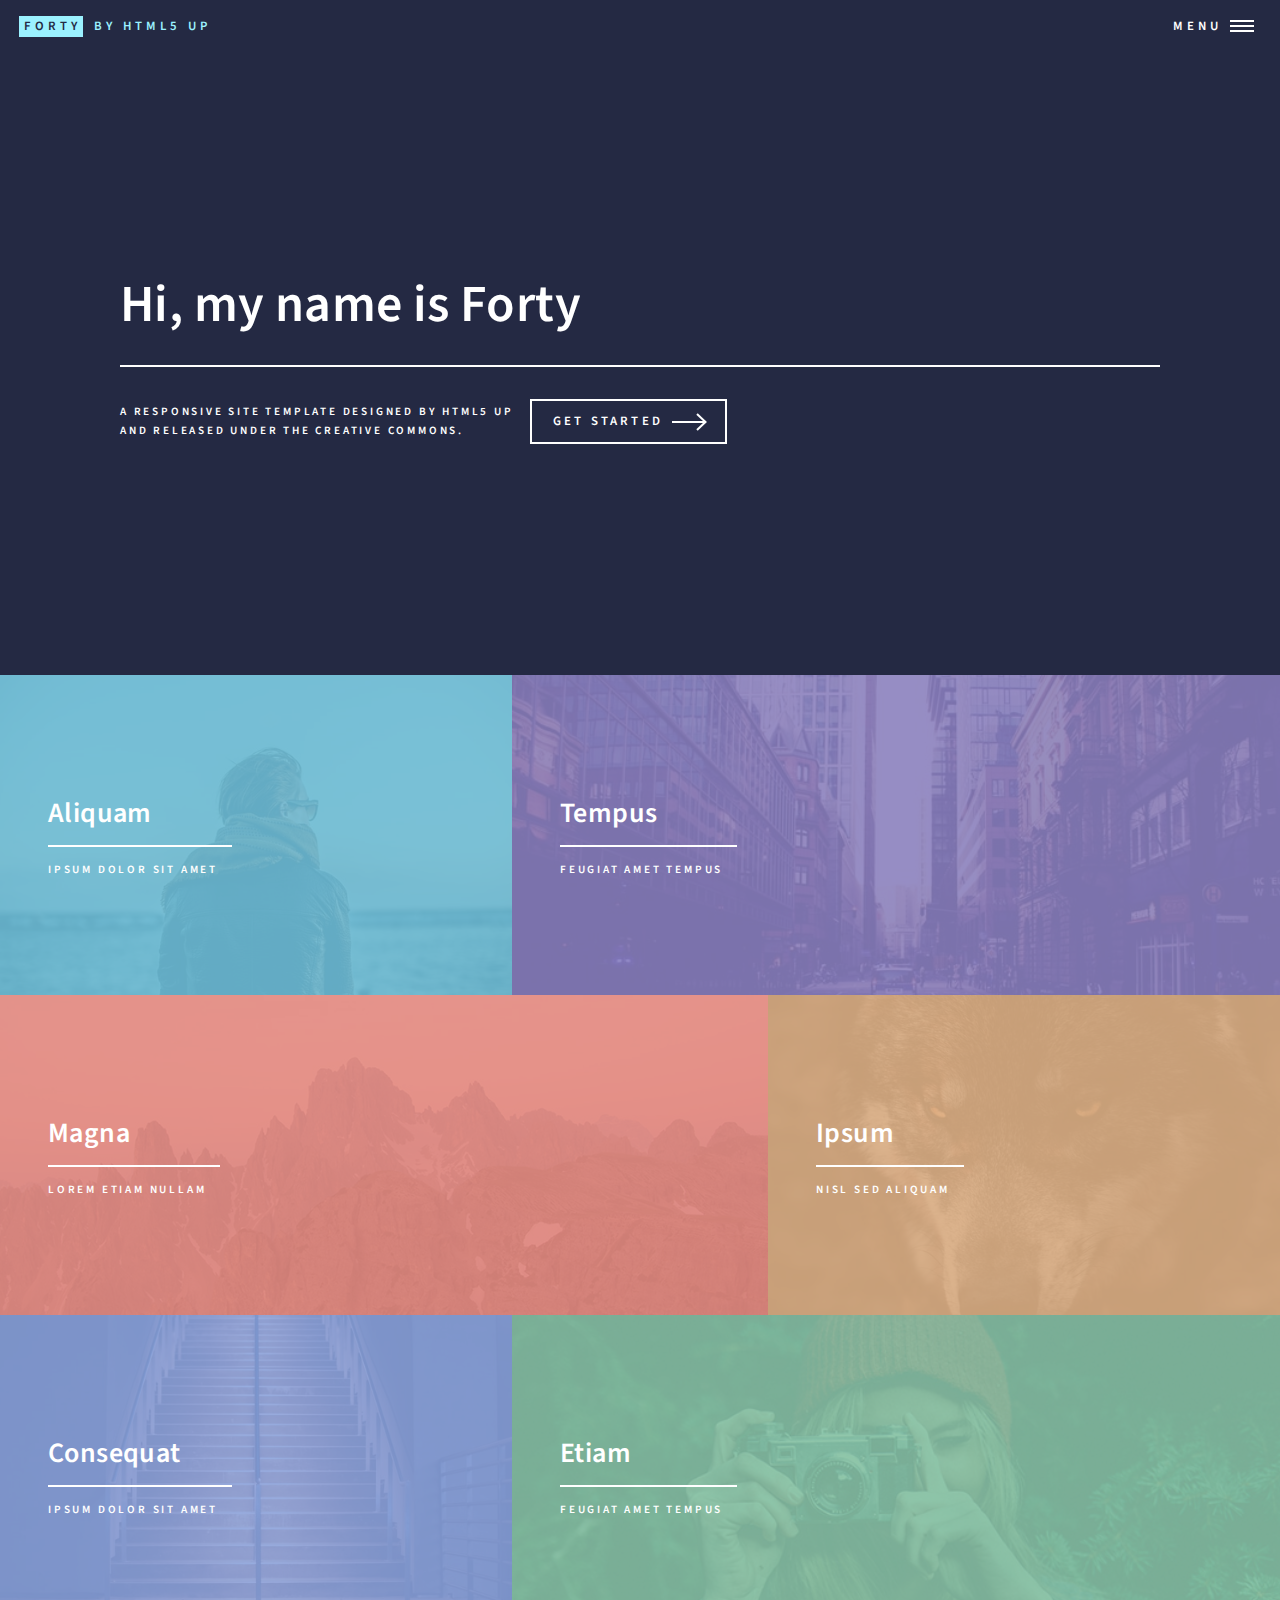
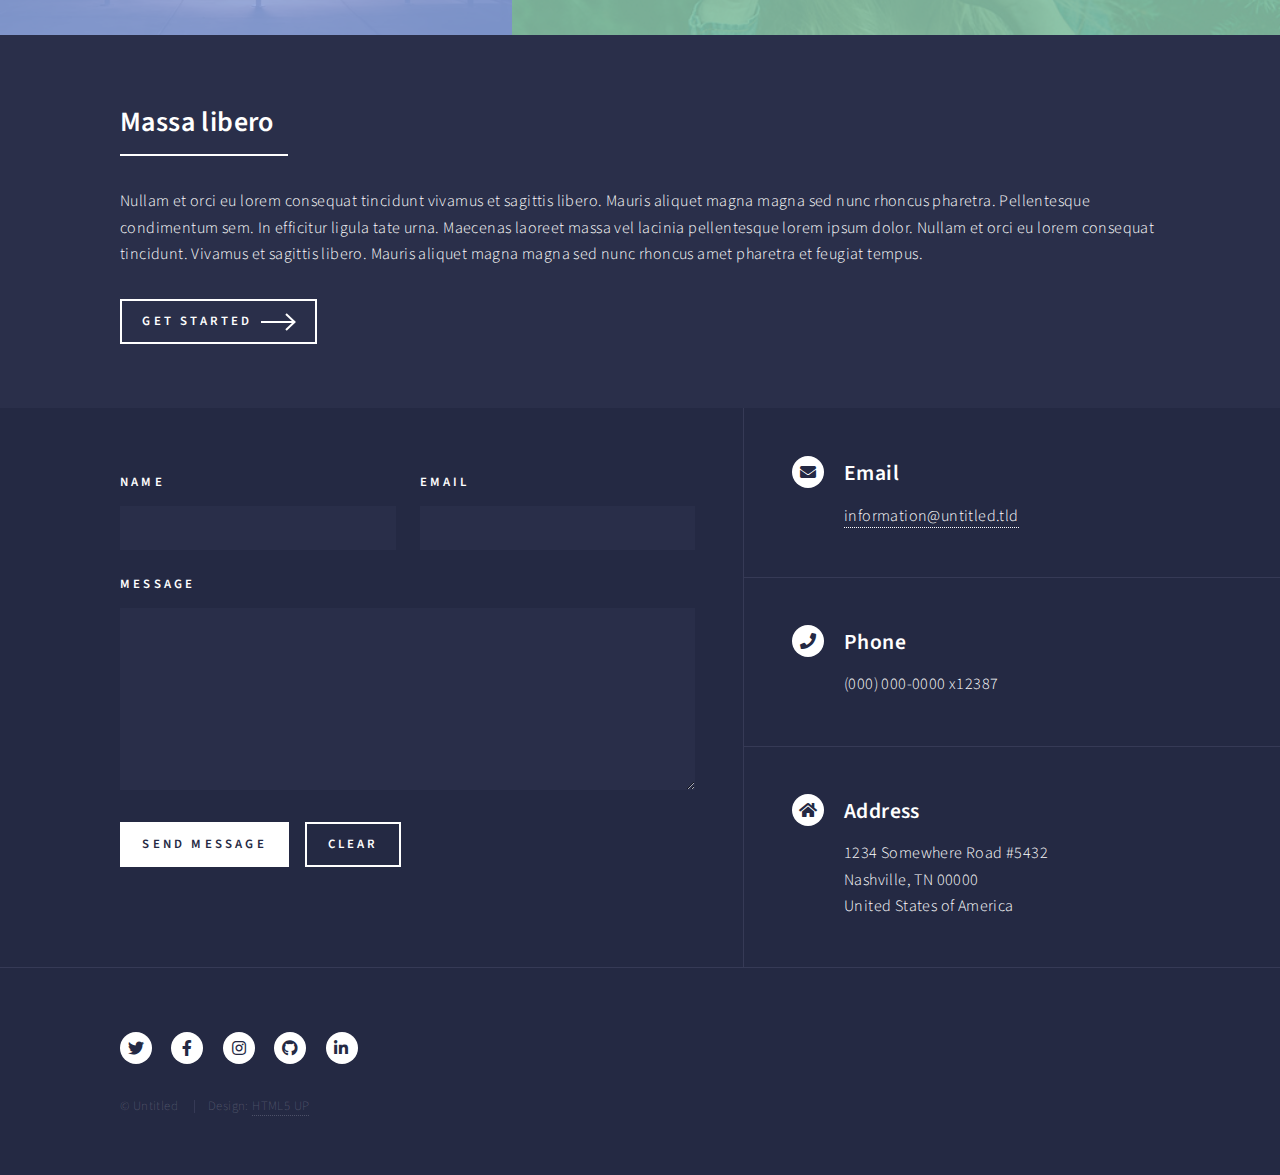
<file: index.html>
<!DOCTYPE html>
<!--
	Forty by HTML5 UP
	html5up.net | @ajlkn
	Free for personal and commercial use under the CCA 3.0 license (html5up.net/license)
-->
<html>
  <head>
    <title>Forty by HTML5 UP</title>
    <meta charset="utf-8" />
    <meta
      name="viewport"
      content="width=device-width, initial-scale=1, user-scalable=no"
    />
    <link rel="stylesheet" id="css" href="assets/css/main.css" />
    <script defer src="assets/js/lazyloadingViaCss.js"></script>
    <script defer src="assets/js/lazyloading.js"></script>
    <script defer src="assets/js/JSONGenerator.js"></script>
    <noscript
      ><link rel="stylesheet" href="assets/css/noscript.css"
    /></noscript>
    <script type="text/javascript" id="json" src="assets/js/data.json"></script>
  </head>
  <body class="is-preload">
    <!-- Wrapper -->
    <div id="wrapper">
      <!-- Header -->
      <header id="header" class="alt">
        <a href="index.html" class="logo"
          ><strong>Forty</strong> <span>by HTML5 UP</span></a
        >
        <nav>
          <a href="#menu">Menu</a>
        </nav>
      </header>

      <!-- Menu -->
      <nav id="menu">
        <ul class="links">
          <li><a href="index.html">Home</a></li>
          <li><a href="landing.html">Landing</a></li>
          <li><a href="generic.html">Generic</a></li>
          <li><a href="elements.html">Elements</a></li>
        </ul>
        <ul class="actions stacked">
          <li><a href="#" class="button primary fit">Get Started</a></li>
          <li><a href="#" class="button fit">Log In</a></li>
        </ul>
      </nav>

      <!-- Banner -->
      <section id="banner" class="major">
        <div class="inner">
          <header class="major">
            <h1>Hi, my name is Forty</h1>
          </header>
          <div class="content">
            <p>
              A responsive site template designed by HTML5 UP<br />
              and released under the Creative Commons.
            </p>
            <ul class="actions">
              <li>
                <a href="#one" class="button next scrolly">Get Started</a>
              </li>
            </ul>
          </div>
        </div>
      </section>

      <!-- Main -->
      <div id="main">
        <!-- One -->
        <section id="one" class="tiles">
          <article>
            <span class="image">
              <img src="images/pic01.jpg" alt="" />
            </span>
            <header class="major">
              <h3><a href="landing.html" class="link">Aliquam</a></h3>
              <p>Ipsum dolor sit amet</p>
            </header>
          </article>
          <article>
            <span class="image">
              <img src="images/pic02.jpg" alt="" />
            </span>
            <header class="major">
              <h3><a href="landing.html" class="link">Tempus</a></h3>
              <p>feugiat amet tempus</p>
            </header>
          </article>
          <article>
            <span class="image">
              <img src="images/pic03.jpg" alt="" />
            </span>
            <header class="major">
              <h3><a href="landing.html" class="link">Magna</a></h3>
              <p>Lorem etiam nullam</p>
            </header>
          </article>
          <article>
            <span class="image">
              <img src="images/pic04.jpg" alt="" />
            </span>
            <header class="major">
              <h3><a href="landing.html" class="link">Ipsum</a></h3>
              <p>Nisl sed aliquam</p>
            </header>
          </article>
          <article>
            <span class="image">
              <img src="images/pic05.jpg" alt="" />
            </span>
            <header class="major">
              <h3><a href="landing.html" class="link">Consequat</a></h3>
              <p>Ipsum dolor sit amet</p>
            </header>
          </article>
          <article>
            <span class="image">
              <img src="images/pic06.jpg" alt="" />
            </span>
            <header class="major">
              <h3><a href="landing.html" class="link">Etiam</a></h3>
              <p>Feugiat amet tempus</p>
            </header>
          </article>
        </section>

        <!-- Two -->
        <section id="two">
          <div class="inner">
            <header class="major">
              <h2>Massa libero</h2>
            </header>
            <p>
              Nullam et orci eu lorem consequat tincidunt vivamus et sagittis
              libero. Mauris aliquet magna magna sed nunc rhoncus pharetra.
              Pellentesque condimentum sem. In efficitur ligula tate urna.
              Maecenas laoreet massa vel lacinia pellentesque lorem ipsum dolor.
              Nullam et orci eu lorem consequat tincidunt. Vivamus et sagittis
              libero. Mauris aliquet magna magna sed nunc rhoncus amet pharetra
              et feugiat tempus.
            </p>
            <ul class="actions">
              <li>
                <a href="landing.html" class="button next">Get Started</a>
              </li>
            </ul>
          </div>
        </section>
      </div>

      <!-- Contact -->
      <section id="contact">
        <div class="inner">
          <section>
            <form method="post" action="#">
              <div class="fields">
                <div class="field half">
                  <label for="name">Name</label>
                  <input type="text" name="name" id="name" />
                </div>
                <div class="field half">
                  <label for="email">Email</label>
                  <input type="text" name="email" id="email" />
                </div>
                <div class="field">
                  <label for="message">Message</label>
                  <textarea name="message" id="message" rows="6"></textarea>
                </div>
              </div>
              <ul class="actions">
                <li>
                  <input type="submit" value="Send Message" class="primary" />
                </li>
                <li><input type="reset" value="Clear" /></li>
              </ul>
            </form>
          </section>
          <section class="split">
            <section>
              <div class="contact-method">
                <span class="icon solid alt fa-envelope"></span>
                <h3>Email</h3>
                <a href="#">information@untitled.tld</a>
              </div>
            </section>
            <section>
              <div class="contact-method">
                <span class="icon solid alt fa-phone"></span>
                <h3>Phone</h3>
                <span>(000) 000-0000 x12387</span>
              </div>
            </section>
            <section>
              <div class="contact-method">
                <span class="icon solid alt fa-home"></span>
                <h3>Address</h3>
                <span
                  >1234 Somewhere Road #5432<br />
                  Nashville, TN 00000<br />
                  United States of America</span
                >
              </div>
            </section>
          </section>
        </div>
      </section>

      <!-- Footer -->
      <footer id="footer">
        <div class="inner">
          <ul class="icons">
            <li>
              <a href="#" class="icon brands alt fa-twitter"
                ><span class="label">Twitter</span></a
              >
            </li>
            <li>
              <a href="#" class="icon brands alt fa-facebook-f"
                ><span class="label">Facebook</span></a
              >
            </li>
            <li>
              <a href="#" class="icon brands alt fa-instagram"
                ><span class="label">Instagram</span></a
              >
            </li>
            <li>
              <a href="#" class="icon brands alt fa-github"
                ><span class="label">GitHub</span></a
              >
            </li>
            <li>
              <a href="#" class="icon brands alt fa-linkedin-in"
                ><span class="label">LinkedIn</span></a
              >
            </li>
          </ul>
          <ul class="copyright">
            <li>&copy; Untitled</li>
            <li>Design: <a href="https://html5up.net">HTML5 UP</a></li>
          </ul>
        </div>
      </footer>
    </div>

    <!-- Scripts -->
    <script src="assets/js/jquery.min.js"></script>
    <script src="assets/js/jquery.scrolly.min.js"></script>
    <script src="assets/js/jquery.scrollex.min.js"></script>
    <script src="assets/js/browser.min.js"></script>
    <script src="assets/js/breakpoints.min.js"></script>
    <script src="assets/js/util.js"></script>
    <script src="assets/js/main.js"></script>
  </body>
</html>
</file>
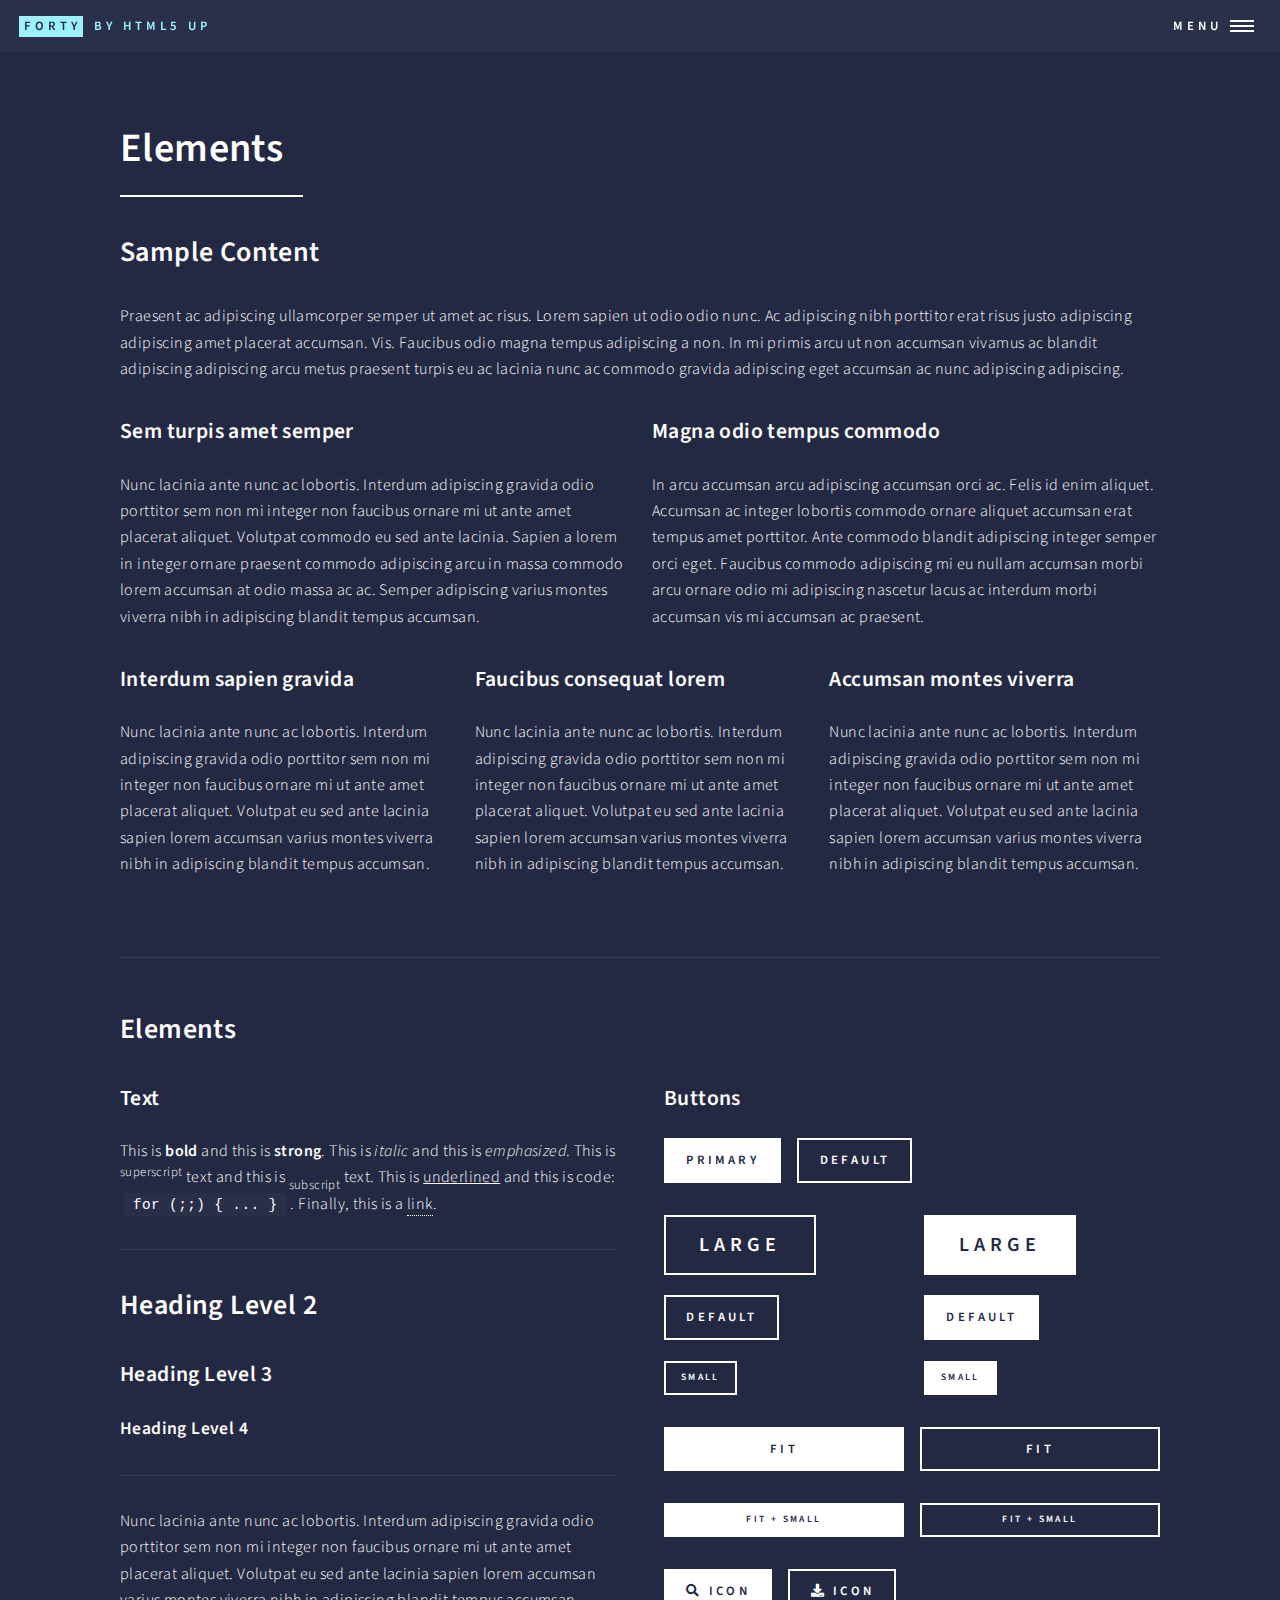
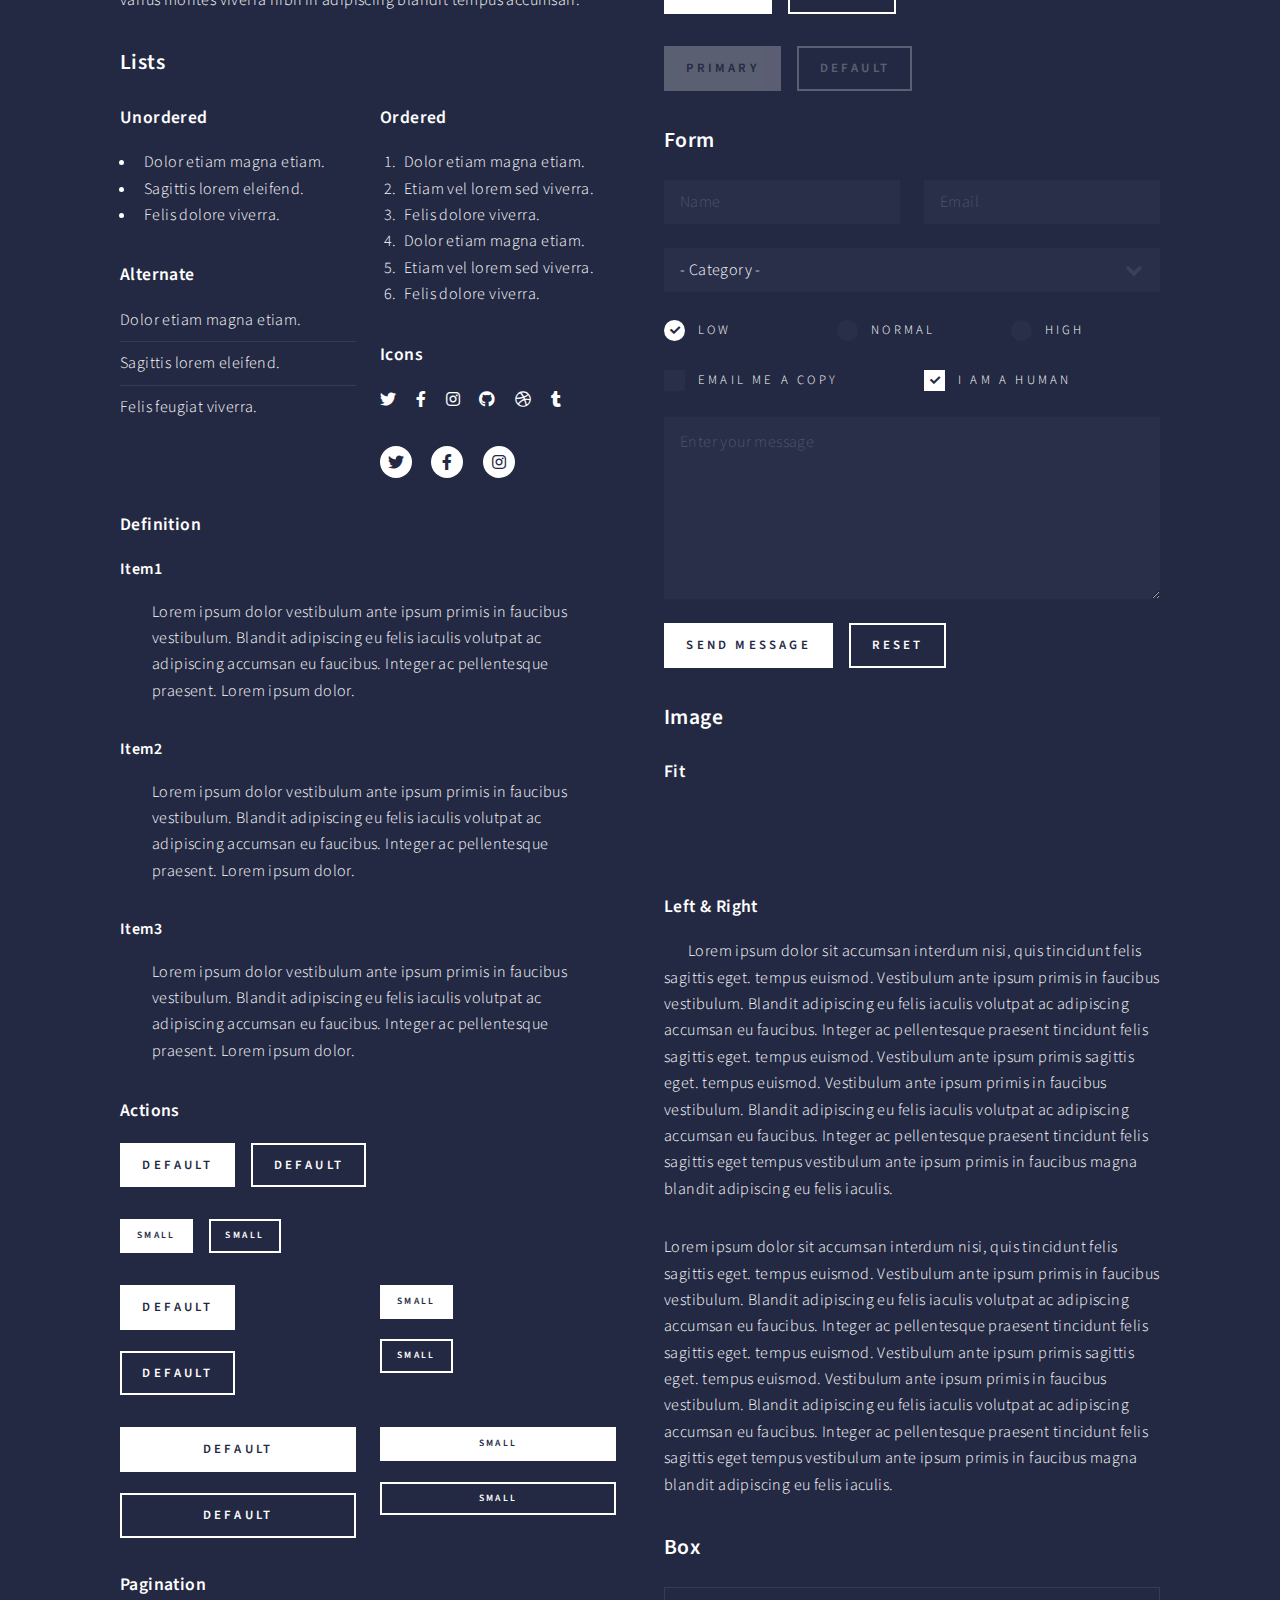
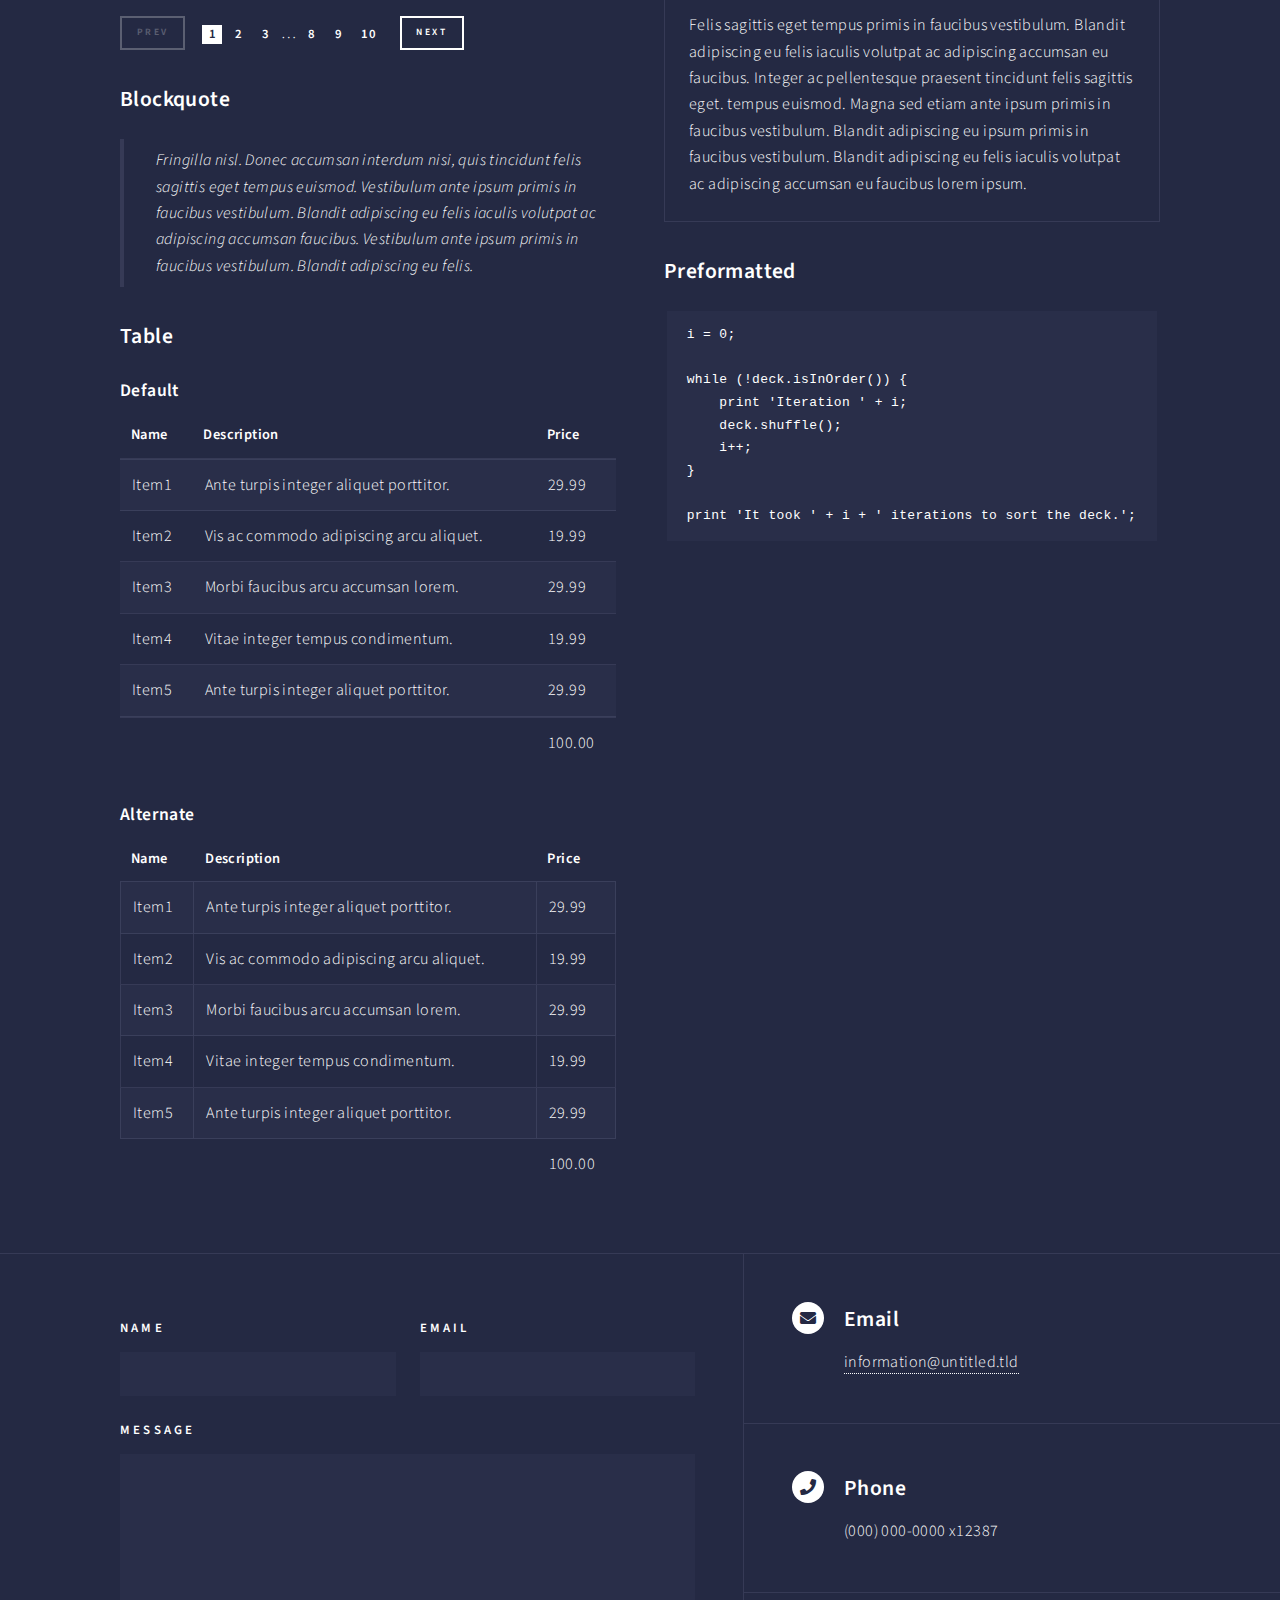
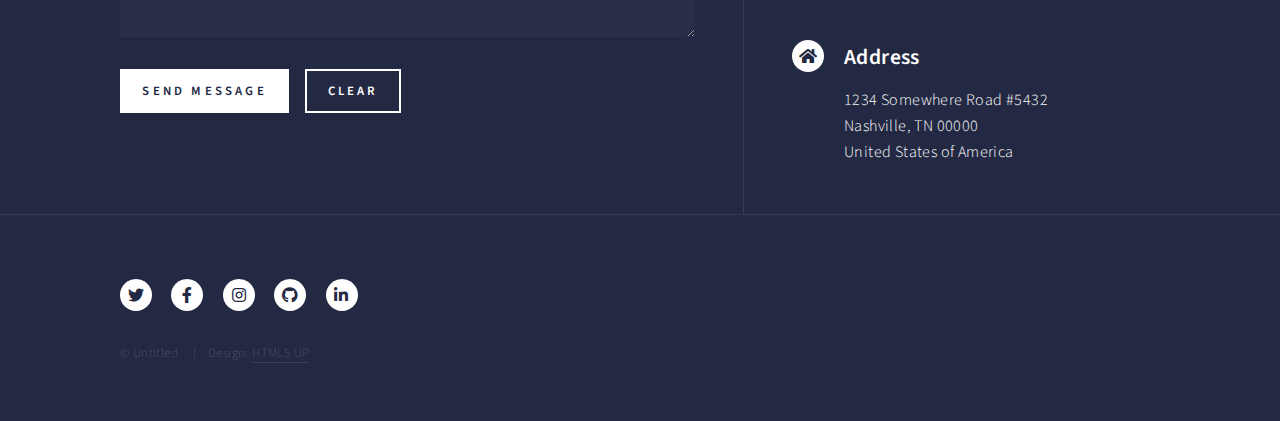
<file: elements.html>
<!DOCTYPE html>
<!--
	Forty by HTML5 UP
	html5up.net | @ajlkn
	Free for personal and commercial use under the CCA 3.0 license (html5up.net/license)
-->
<html>
  <head>
    <title>Elements - Forty by HTML5 UP</title>
    <meta charset="utf-8" />
    <meta
      name="viewport"
      content="width=device-width, initial-scale=1, user-scalable=no"
    />
    <link rel="stylesheet" href="assets/css/main.css" />
    <noscript
      ><link rel="stylesheet" href="assets/css/noscript.css"
    /></noscript>
  </head>
  <body class="is-preload">
    <!-- Wrapper -->
    <div id="wrapper">
      <!-- Header -->
      <header id="header">
        <a href="index.html" class="logo"
          ><strong>Forty</strong> <span>by HTML5 UP</span></a
        >
        <nav>
          <a href="#menu">Menu</a>
        </nav>
      </header>

      <!-- Menu -->
      <nav id="menu">
        <ul class="links">
          <li><a href="index.html">Home</a></li>
          <li><a href="landing.html">Landing</a></li>
          <li><a href="generic.html">Generic</a></li>
          <li><a href="elements.html">Elements</a></li>
        </ul>
        <ul class="actions stacked">
          <li><a href="#" class="button primary fit">Get Started</a></li>
          <li><a href="#" class="button fit">Log In</a></li>
        </ul>
      </nav>

      <!-- Main -->
      <div id="main" class="alt">
        <!-- One -->
        <section id="one">
          <div class="inner">
            <header class="major">
              <h1>Elements</h1>
            </header>

            <!-- Content -->
            <h2 id="content">Sample Content</h2>
            <p>
              Praesent ac adipiscing ullamcorper semper ut amet ac risus. Lorem
              sapien ut odio odio nunc. Ac adipiscing nibh porttitor erat risus
              justo adipiscing adipiscing amet placerat accumsan. Vis. Faucibus
              odio magna tempus adipiscing a non. In mi primis arcu ut non
              accumsan vivamus ac blandit adipiscing adipiscing arcu metus
              praesent turpis eu ac lacinia nunc ac commodo gravida adipiscing
              eget accumsan ac nunc adipiscing adipiscing.
            </p>
            <div class="row">
              <div class="col-6 col-12-small">
                <h3>Sem turpis amet semper</h3>
                <p>
                  Nunc lacinia ante nunc ac lobortis. Interdum adipiscing
                  gravida odio porttitor sem non mi integer non faucibus ornare
                  mi ut ante amet placerat aliquet. Volutpat commodo eu sed ante
                  lacinia. Sapien a lorem in integer ornare praesent commodo
                  adipiscing arcu in massa commodo lorem accumsan at odio massa
                  ac ac. Semper adipiscing varius montes viverra nibh in
                  adipiscing blandit tempus accumsan.
                </p>
              </div>
              <div class="col-6 col-12-small">
                <h3>Magna odio tempus commodo</h3>
                <p>
                  In arcu accumsan arcu adipiscing accumsan orci ac. Felis id
                  enim aliquet. Accumsan ac integer lobortis commodo ornare
                  aliquet accumsan erat tempus amet porttitor. Ante commodo
                  blandit adipiscing integer semper orci eget. Faucibus commodo
                  adipiscing mi eu nullam accumsan morbi arcu ornare odio mi
                  adipiscing nascetur lacus ac interdum morbi accumsan vis mi
                  accumsan ac praesent.
                </p>
              </div>
              <!-- Break -->
              <div class="col-4 col-12-medium">
                <h3>Interdum sapien gravida</h3>
                <p>
                  Nunc lacinia ante nunc ac lobortis. Interdum adipiscing
                  gravida odio porttitor sem non mi integer non faucibus ornare
                  mi ut ante amet placerat aliquet. Volutpat eu sed ante lacinia
                  sapien lorem accumsan varius montes viverra nibh in adipiscing
                  blandit tempus accumsan.
                </p>
              </div>
              <div class="col-4 col-12-medium">
                <h3>Faucibus consequat lorem</h3>
                <p>
                  Nunc lacinia ante nunc ac lobortis. Interdum adipiscing
                  gravida odio porttitor sem non mi integer non faucibus ornare
                  mi ut ante amet placerat aliquet. Volutpat eu sed ante lacinia
                  sapien lorem accumsan varius montes viverra nibh in adipiscing
                  blandit tempus accumsan.
                </p>
              </div>
              <div class="col-4 col-12-medium">
                <h3>Accumsan montes viverra</h3>
                <p>
                  Nunc lacinia ante nunc ac lobortis. Interdum adipiscing
                  gravida odio porttitor sem non mi integer non faucibus ornare
                  mi ut ante amet placerat aliquet. Volutpat eu sed ante lacinia
                  sapien lorem accumsan varius montes viverra nibh in adipiscing
                  blandit tempus accumsan.
                </p>
              </div>
            </div>

            <hr class="major" />

            <!-- Elements -->
            <h2 id="elements">Elements</h2>
            <div class="row gtr-200">
              <div class="col-6 col-12-medium">
                <!-- Text stuff -->
                <h3>Text</h3>
                <p>
                  This is <b>bold</b> and this is <strong>strong</strong>. This
                  is <i>italic</i> and this is <em>emphasized</em>. This is
                  <sup>superscript</sup> text and this is
                  <sub>subscript</sub> text. This is <u>underlined</u> and this
                  is code: <code>for (;;) { ... }</code>. Finally, this is a
                  <a href="#">link</a>.
                </p>
                <hr />
                <h2>Heading Level 2</h2>
                <h3>Heading Level 3</h3>
                <h4>Heading Level 4</h4>
                <hr />
                <p>
                  Nunc lacinia ante nunc ac lobortis. Interdum adipiscing
                  gravida odio porttitor sem non mi integer non faucibus ornare
                  mi ut ante amet placerat aliquet. Volutpat eu sed ante lacinia
                  sapien lorem accumsan varius montes viverra nibh in adipiscing
                  blandit tempus accumsan.
                </p>

                <!-- Lists -->
                <h3>Lists</h3>
                <div class="row">
                  <div class="col-6 col-12-small">
                    <h4>Unordered</h4>
                    <ul>
                      <li>Dolor etiam magna etiam.</li>
                      <li>Sagittis lorem eleifend.</li>
                      <li>Felis dolore viverra.</li>
                    </ul>

                    <h4>Alternate</h4>
                    <ul class="alt">
                      <li>Dolor etiam magna etiam.</li>
                      <li>Sagittis lorem eleifend.</li>
                      <li>Felis feugiat viverra.</li>
                    </ul>
                  </div>
                  <div class="col-6 col-12-small">
                    <h4>Ordered</h4>
                    <ol>
                      <li>Dolor etiam magna etiam.</li>
                      <li>Etiam vel lorem sed viverra.</li>
                      <li>Felis dolore viverra.</li>
                      <li>Dolor etiam magna etiam.</li>
                      <li>Etiam vel lorem sed viverra.</li>
                      <li>Felis dolore viverra.</li>
                    </ol>

                    <h4>Icons</h4>
                    <ul class="icons">
                      <li>
                        <a href="#" class="icon brands fa-twitter"
                          ><span class="label">Twitter</span></a
                        >
                      </li>
                      <li>
                        <a href="#" class="icon brands fa-facebook-f"
                          ><span class="label">Facebook</span></a
                        >
                      </li>
                      <li>
                        <a href="#" class="icon brands fa-instagram"
                          ><span class="label">Instagram</span></a
                        >
                      </li>
                      <li>
                        <a href="#" class="icon brands fa-github"
                          ><span class="label">Github</span></a
                        >
                      </li>
                      <li>
                        <a href="#" class="icon brands fa-dribbble"
                          ><span class="label">Dribbble</span></a
                        >
                      </li>
                      <li>
                        <a href="#" class="icon brands fa-tumblr"
                          ><span class="label">Tumblr</span></a
                        >
                      </li>
                    </ul>
                    <ul class="icons">
                      <li>
                        <a href="#" class="icon brands alt fa-twitter"
                          ><span class="label">Twitter</span></a
                        >
                      </li>
                      <li>
                        <a href="#" class="icon brands alt fa-facebook-f"
                          ><span class="label">Facebook</span></a
                        >
                      </li>
                      <li>
                        <a href="#" class="icon brands alt fa-instagram"
                          ><span class="label">Instagram</span></a
                        >
                      </li>
                    </ul>
                  </div>
                </div>
                <h4>Definition</h4>
                <dl>
                  <dt>Item1</dt>
                  <dd>
                    <p>
                      Lorem ipsum dolor vestibulum ante ipsum primis in faucibus
                      vestibulum. Blandit adipiscing eu felis iaculis volutpat
                      ac adipiscing accumsan eu faucibus. Integer ac
                      pellentesque praesent. Lorem ipsum dolor.
                    </p>
                  </dd>
                  <dt>Item2</dt>
                  <dd>
                    <p>
                      Lorem ipsum dolor vestibulum ante ipsum primis in faucibus
                      vestibulum. Blandit adipiscing eu felis iaculis volutpat
                      ac adipiscing accumsan eu faucibus. Integer ac
                      pellentesque praesent. Lorem ipsum dolor.
                    </p>
                  </dd>
                  <dt>Item3</dt>
                  <dd>
                    <p>
                      Lorem ipsum dolor vestibulum ante ipsum primis in faucibus
                      vestibulum. Blandit adipiscing eu felis iaculis volutpat
                      ac adipiscing accumsan eu faucibus. Integer ac
                      pellentesque praesent. Lorem ipsum dolor.
                    </p>
                  </dd>
                </dl>

                <h4>Actions</h4>
                <ul class="actions">
                  <li><a href="#" class="button primary">Default</a></li>
                  <li><a href="#" class="button">Default</a></li>
                </ul>
                <ul class="actions small">
                  <li><a href="#" class="button primary small">Small</a></li>
                  <li><a href="#" class="button small">Small</a></li>
                </ul>
                <div class="row">
                  <div class="col-6 col-12-small">
                    <ul class="actions stacked">
                      <li><a href="#" class="button primary">Default</a></li>
                      <li><a href="#" class="button">Default</a></li>
                    </ul>
                  </div>
                  <div class="col-6 col-12-small">
                    <ul class="actions stacked">
                      <li>
                        <a href="#" class="button primary small">Small</a>
                      </li>
                      <li><a href="#" class="button small">Small</a></li>
                    </ul>
                  </div>
                  <div class="col-6 col-12-small">
                    <ul class="actions stacked">
                      <li>
                        <a href="#" class="button primary fit">Default</a>
                      </li>
                      <li><a href="#" class="button fit">Default</a></li>
                    </ul>
                  </div>
                  <div class="col-6 col-12-small">
                    <ul class="actions stacked">
                      <li>
                        <a href="#" class="button primary small fit">Small</a>
                      </li>
                      <li><a href="#" class="button small fit">Small</a></li>
                    </ul>
                  </div>
                </div>

                <h4>Pagination</h4>
                <ul class="pagination">
                  <li><span class="button small disabled">Prev</span></li>
                  <li><a href="#" class="page active">1</a></li>
                  <li><a href="#" class="page">2</a></li>
                  <li><a href="#" class="page">3</a></li>
                  <li><span>&hellip;</span></li>
                  <li><a href="#" class="page">8</a></li>
                  <li><a href="#" class="page">9</a></li>
                  <li><a href="#" class="page">10</a></li>
                  <li><a href="#" class="button small">Next</a></li>
                </ul>

                <!-- Blockquote -->
                <h3>Blockquote</h3>
                <blockquote>
                  Fringilla nisl. Donec accumsan interdum nisi, quis tincidunt
                  felis sagittis eget tempus euismod. Vestibulum ante ipsum
                  primis in faucibus vestibulum. Blandit adipiscing eu felis
                  iaculis volutpat ac adipiscing accumsan faucibus. Vestibulum
                  ante ipsum primis in faucibus vestibulum. Blandit adipiscing
                  eu felis.
                </blockquote>

                <!-- Table -->
                <h3>Table</h3>

                <h4>Default</h4>
                <div class="table-wrapper">
                  <table>
                    <thead>
                      <tr>
                        <th>Name</th>
                        <th>Description</th>
                        <th>Price</th>
                      </tr>
                    </thead>
                    <tbody>
                      <tr>
                        <td>Item1</td>
                        <td>Ante turpis integer aliquet porttitor.</td>
                        <td>29.99</td>
                      </tr>
                      <tr>
                        <td>Item2</td>
                        <td>Vis ac commodo adipiscing arcu aliquet.</td>
                        <td>19.99</td>
                      </tr>
                      <tr>
                        <td>Item3</td>
                        <td>Morbi faucibus arcu accumsan lorem.</td>
                        <td>29.99</td>
                      </tr>
                      <tr>
                        <td>Item4</td>
                        <td>Vitae integer tempus condimentum.</td>
                        <td>19.99</td>
                      </tr>
                      <tr>
                        <td>Item5</td>
                        <td>Ante turpis integer aliquet porttitor.</td>
                        <td>29.99</td>
                      </tr>
                    </tbody>
                    <tfoot>
                      <tr>
                        <td colspan="2"></td>
                        <td>100.00</td>
                      </tr>
                    </tfoot>
                  </table>
                </div>

                <h4>Alternate</h4>
                <div class="table-wrapper">
                  <table class="alt">
                    <thead>
                      <tr>
                        <th>Name</th>
                        <th>Description</th>
                        <th>Price</th>
                      </tr>
                    </thead>
                    <tbody>
                      <tr>
                        <td>Item1</td>
                        <td>Ante turpis integer aliquet porttitor.</td>
                        <td>29.99</td>
                      </tr>
                      <tr>
                        <td>Item2</td>
                        <td>Vis ac commodo adipiscing arcu aliquet.</td>
                        <td>19.99</td>
                      </tr>
                      <tr>
                        <td>Item3</td>
                        <td>Morbi faucibus arcu accumsan lorem.</td>
                        <td>29.99</td>
                      </tr>
                      <tr>
                        <td>Item4</td>
                        <td>Vitae integer tempus condimentum.</td>
                        <td>19.99</td>
                      </tr>
                      <tr>
                        <td>Item5</td>
                        <td>Ante turpis integer aliquet porttitor.</td>
                        <td>29.99</td>
                      </tr>
                    </tbody>
                    <tfoot>
                      <tr>
                        <td colspan="2"></td>
                        <td>100.00</td>
                      </tr>
                    </tfoot>
                  </table>
                </div>
              </div>
              <div class="col-6 col-12-medium">
                <!-- Buttons -->
                <h3>Buttons</h3>
                <ul class="actions">
                  <li><a href="#" class="button primary">Primary</a></li>
                  <li><a href="#" class="button">Default</a></li>
                </ul>
                <div class="row">
                  <div class="col-6 col-12-xsmall">
                    <ul class="actions stacked">
                      <li><a href="#" class="button large">Large</a></li>
                      <li><a href="#" class="button">Default</a></li>
                      <li><a href="#" class="button small">Small</a></li>
                    </ul>
                  </div>
                  <div class="col-6 col-12-xsmall">
                    <ul class="actions stacked">
                      <li>
                        <a href="#" class="button primary large">Large</a>
                      </li>
                      <li><a href="#" class="button primary">Default</a></li>
                      <li>
                        <a href="#" class="button primary small">Small</a>
                      </li>
                    </ul>
                  </div>
                </div>
                <ul class="actions fit">
                  <li><a href="#" class="button primary fit">Fit</a></li>
                  <li><a href="#" class="button fit">Fit</a></li>
                </ul>
                <ul class="actions fit small">
                  <li>
                    <a href="#" class="button primary fit small">Fit + Small</a>
                  </li>
                  <li><a href="#" class="button fit small">Fit + Small</a></li>
                </ul>
                <ul class="actions">
                  <li>
                    <a href="#" class="button primary icon solid fa-search"
                      >Icon</a
                    >
                  </li>
                  <li>
                    <a href="#" class="button icon solid fa-download">Icon</a>
                  </li>
                </ul>
                <ul class="actions">
                  <li><span class="button primary disabled">Primary</span></li>
                  <li><span class="button disabled">Default</span></li>
                </ul>

                <!-- Form -->
                <h3>Form</h3>

                <form method="post" action="#">
                  <div class="row gtr-uniform">
                    <div class="col-6 col-12-xsmall">
                      <input
                        type="text"
                        name="demo-name"
                        id="demo-name"
                        value=""
                        placeholder="Name"
                      />
                    </div>
                    <div class="col-6 col-12-xsmall">
                      <input
                        type="email"
                        name="demo-email"
                        id="demo-email"
                        value=""
                        placeholder="Email"
                      />
                    </div>
                    <!-- Break -->
                    <div class="col-12">
                      <select name="demo-category" id="demo-category">
                        <option value="">- Category -</option>
                        <option value="1">Manufacturing</option>
                        <option value="1">Shipping</option>
                        <option value="1">Administration</option>
                        <option value="1">Human Resources</option>
                      </select>
                    </div>
                    <!-- Break -->
                    <div class="col-4 col-12-small">
                      <input
                        type="radio"
                        id="demo-priority-low"
                        name="demo-priority"
                        checked
                      />
                      <label for="demo-priority-low">Low</label>
                    </div>
                    <div class="col-4 col-12-small">
                      <input
                        type="radio"
                        id="demo-priority-normal"
                        name="demo-priority"
                      />
                      <label for="demo-priority-normal">Normal</label>
                    </div>
                    <div class="col-4 col-12-small">
                      <input
                        type="radio"
                        id="demo-priority-high"
                        name="demo-priority"
                      />
                      <label for="demo-priority-high">High</label>
                    </div>
                    <!-- Break -->
                    <div class="col-6 col-12-small">
                      <input type="checkbox" id="demo-copy" name="demo-copy" />
                      <label for="demo-copy">Email me a copy</label>
                    </div>
                    <div class="col-6 col-12-small">
                      <input
                        type="checkbox"
                        id="demo-human"
                        name="demo-human"
                        checked
                      />
                      <label for="demo-human">I am a human</label>
                    </div>
                    <!-- Break -->
                    <div class="col-12">
                      <textarea
                        name="demo-message"
                        id="demo-message"
                        placeholder="Enter your message"
                        rows="6"
                      ></textarea>
                    </div>
                    <!-- Break -->
                    <div class="col-12">
                      <ul class="actions">
                        <li>
                          <input
                            type="submit"
                            value="Send Message"
                            class="primary"
                          />
                        </li>
                        <li><input type="reset" value="Reset" /></li>
                      </ul>
                    </div>
                  </div>
                </form>

                <!-- Image -->
                <h3>Image</h3>

                <h4>Fit</h4>
                <span class="image fit"
                  ><img data-src="images/pic03.jpg" alt=""
                /></span>
                <div class="box alt">
                  <div class="row gtr-50 gtr-uniform">
                    <div class="col-4">
                      <span class="image fit"
                        ><img data-src="images/pic08.jpg" alt=""
                      /></span>
                    </div>
                    <div class="col-4">
                      <span class="image fit"
                        ><img data-src="images/pic09.jpg" alt=""
                      /></span>
                    </div>
                    <div class="col-4">
                      <span class="image fit"
                        ><img data-src="images/pic10.jpg" alt=""
                      /></span>
                    </div>
                    <!-- Break -->
                    <div class="col-4">
                      <span class="image fit"
                        ><img data-src="images/pic10.jpg" alt=""
                      /></span>
                    </div>
                    <div class="col-4">
                      <span class="image fit"
                        ><img data-src="images/pic08.jpg" alt=""
                      /></span>
                    </div>
                    <div class="col-4">
                      <span class="image fit"
                        ><img data-src="images/pic09.jpg" alt=""
                      /></span>
                    </div>
                    <!-- Break -->
                    <div class="col-4">
                      <span class="image fit"
                        ><img data-src="images/pic09.jpg" alt=""
                      /></span>
                    </div>
                    <div class="col-4">
                      <span class="image fit"
                        ><img data-src="images/pic10.jpg" alt=""
                      /></span>
                    </div>
                    <div class="col-4">
                      <span class="image fit"
                        ><img data-src="images/pic08.jpg" alt=""
                      /></span>
                    </div>
                  </div>
                </div>

                <h4>Left &amp; Right</h4>
                <p>
                  <span class="image left"
                    ><img data-src="images/pic09.jpg" alt="" /></span
                  >Lorem ipsum dolor sit accumsan interdum nisi, quis tincidunt
                  felis sagittis eget. tempus euismod. Vestibulum ante ipsum
                  primis in faucibus vestibulum. Blandit adipiscing eu felis
                  iaculis volutpat ac adipiscing accumsan eu faucibus. Integer
                  ac pellentesque praesent tincidunt felis sagittis eget. tempus
                  euismod. Vestibulum ante ipsum primis sagittis eget. tempus
                  euismod. Vestibulum ante ipsum primis in faucibus vestibulum.
                  Blandit adipiscing eu felis iaculis volutpat ac adipiscing
                  accumsan eu faucibus. Integer ac pellentesque praesent
                  tincidunt felis sagittis eget tempus vestibulum ante ipsum
                  primis in faucibus magna blandit adipiscing eu felis iaculis.
                </p>
                <p>
                  <span class="image right"
                    ><img data-src="images/pic10.jpg" alt="" /></span
                  >Lorem ipsum dolor sit accumsan interdum nisi, quis tincidunt
                  felis sagittis eget. tempus euismod. Vestibulum ante ipsum
                  primis in faucibus vestibulum. Blandit adipiscing eu felis
                  iaculis volutpat ac adipiscing accumsan eu faucibus. Integer
                  ac pellentesque praesent tincidunt felis sagittis eget. tempus
                  euismod. Vestibulum ante ipsum primis sagittis eget. tempus
                  euismod. Vestibulum ante ipsum primis in faucibus vestibulum.
                  Blandit adipiscing eu felis iaculis volutpat ac adipiscing
                  accumsan eu faucibus. Integer ac pellentesque praesent
                  tincidunt felis sagittis eget tempus vestibulum ante ipsum
                  primis in faucibus magna blandit adipiscing eu felis iaculis.
                </p>

                <!-- Box -->
                <h3>Box</h3>
                <div class="box">
                  <p>
                    Felis sagittis eget tempus primis in faucibus vestibulum.
                    Blandit adipiscing eu felis iaculis volutpat ac adipiscing
                    accumsan eu faucibus. Integer ac pellentesque praesent
                    tincidunt felis sagittis eget. tempus euismod. Magna sed
                    etiam ante ipsum primis in faucibus vestibulum. Blandit
                    adipiscing eu ipsum primis in faucibus vestibulum. Blandit
                    adipiscing eu felis iaculis volutpat ac adipiscing accumsan
                    eu faucibus lorem ipsum.
                  </p>
                </div>

                <!-- Preformatted Code -->
                <h3>Preformatted</h3>
                <pre><code>i = 0;

while (!deck.isInOrder()) {
    print 'Iteration ' + i;
    deck.shuffle();
    i++;
}

print 'It took ' + i + ' iterations to sort the deck.';
</code></pre>
              </div>
            </div>
          </div>
        </section>
      </div>

      <!-- Contact -->
      <section id="contact">
        <div class="inner">
          <section>
            <form method="post" action="#">
              <div class="fields">
                <div class="field half">
                  <label for="name">Name</label>
                  <input type="text" name="name" id="name" />
                </div>
                <div class="field half">
                  <label for="email">Email</label>
                  <input type="text" name="email" id="email" />
                </div>
                <div class="field">
                  <label for="message">Message</label>
                  <textarea name="message" id="message" rows="6"></textarea>
                </div>
              </div>
              <ul class="actions">
                <li>
                  <input type="submit" value="Send Message" class="primary" />
                </li>
                <li><input type="reset" value="Clear" /></li>
              </ul>
            </form>
          </section>
          <section class="split">
            <section>
              <div class="contact-method">
                <span class="icon solid alt fa-envelope"></span>
                <h3>Email</h3>
                <a href="#">information@untitled.tld</a>
              </div>
            </section>
            <section>
              <div class="contact-method">
                <span class="icon solid alt fa-phone"></span>
                <h3>Phone</h3>
                <span>(000) 000-0000 x12387</span>
              </div>
            </section>
            <section>
              <div class="contact-method">
                <span class="icon solid alt fa-home"></span>
                <h3>Address</h3>
                <span
                  >1234 Somewhere Road #5432<br />
                  Nashville, TN 00000<br />
                  United States of America</span
                >
              </div>
            </section>
          </section>
        </div>
      </section>

      <!-- Footer -->
      <footer id="footer">
        <div class="inner">
          <ul class="icons">
            <li>
              <a href="#" class="icon brands alt fa-twitter"
                ><span class="label">Twitter</span></a
              >
            </li>
            <li>
              <a href="#" class="icon brands alt fa-facebook-f"
                ><span class="label">Facebook</span></a
              >
            </li>
            <li>
              <a href="#" class="icon brands alt fa-instagram"
                ><span class="label">Instagram</span></a
              >
            </li>
            <li>
              <a href="#" class="icon brands alt fa-github"
                ><span class="label">GitHub</span></a
              >
            </li>
            <li>
              <a href="#" class="icon brands alt fa-linkedin-in"
                ><span class="label">LinkedIn</span></a
              >
            </li>
          </ul>
          <ul class="copyright">
            <li>&copy; Untitled</li>
            <li>Design: <a href="https://html5up.net">HTML5 UP</a></li>
          </ul>
        </div>
      </footer>
    </div>

    <!-- Scripts -->
    <script src="assets/js/jquery.min.js"></script>
    <script src="assets/js/jquery.scrolly.min.js"></script>
    <script src="assets/js/jquery.scrollex.min.js"></script>
    <script src="assets/js/browser.min.js"></script>
    <script src="assets/js/breakpoints.min.js"></script>
    <script src="assets/js/util.js"></script>
    <script src="assets/js/main.js"></script>
    <script defer src="assets/js/lazyloading.js"></script>
  </body>
</html>
</file>
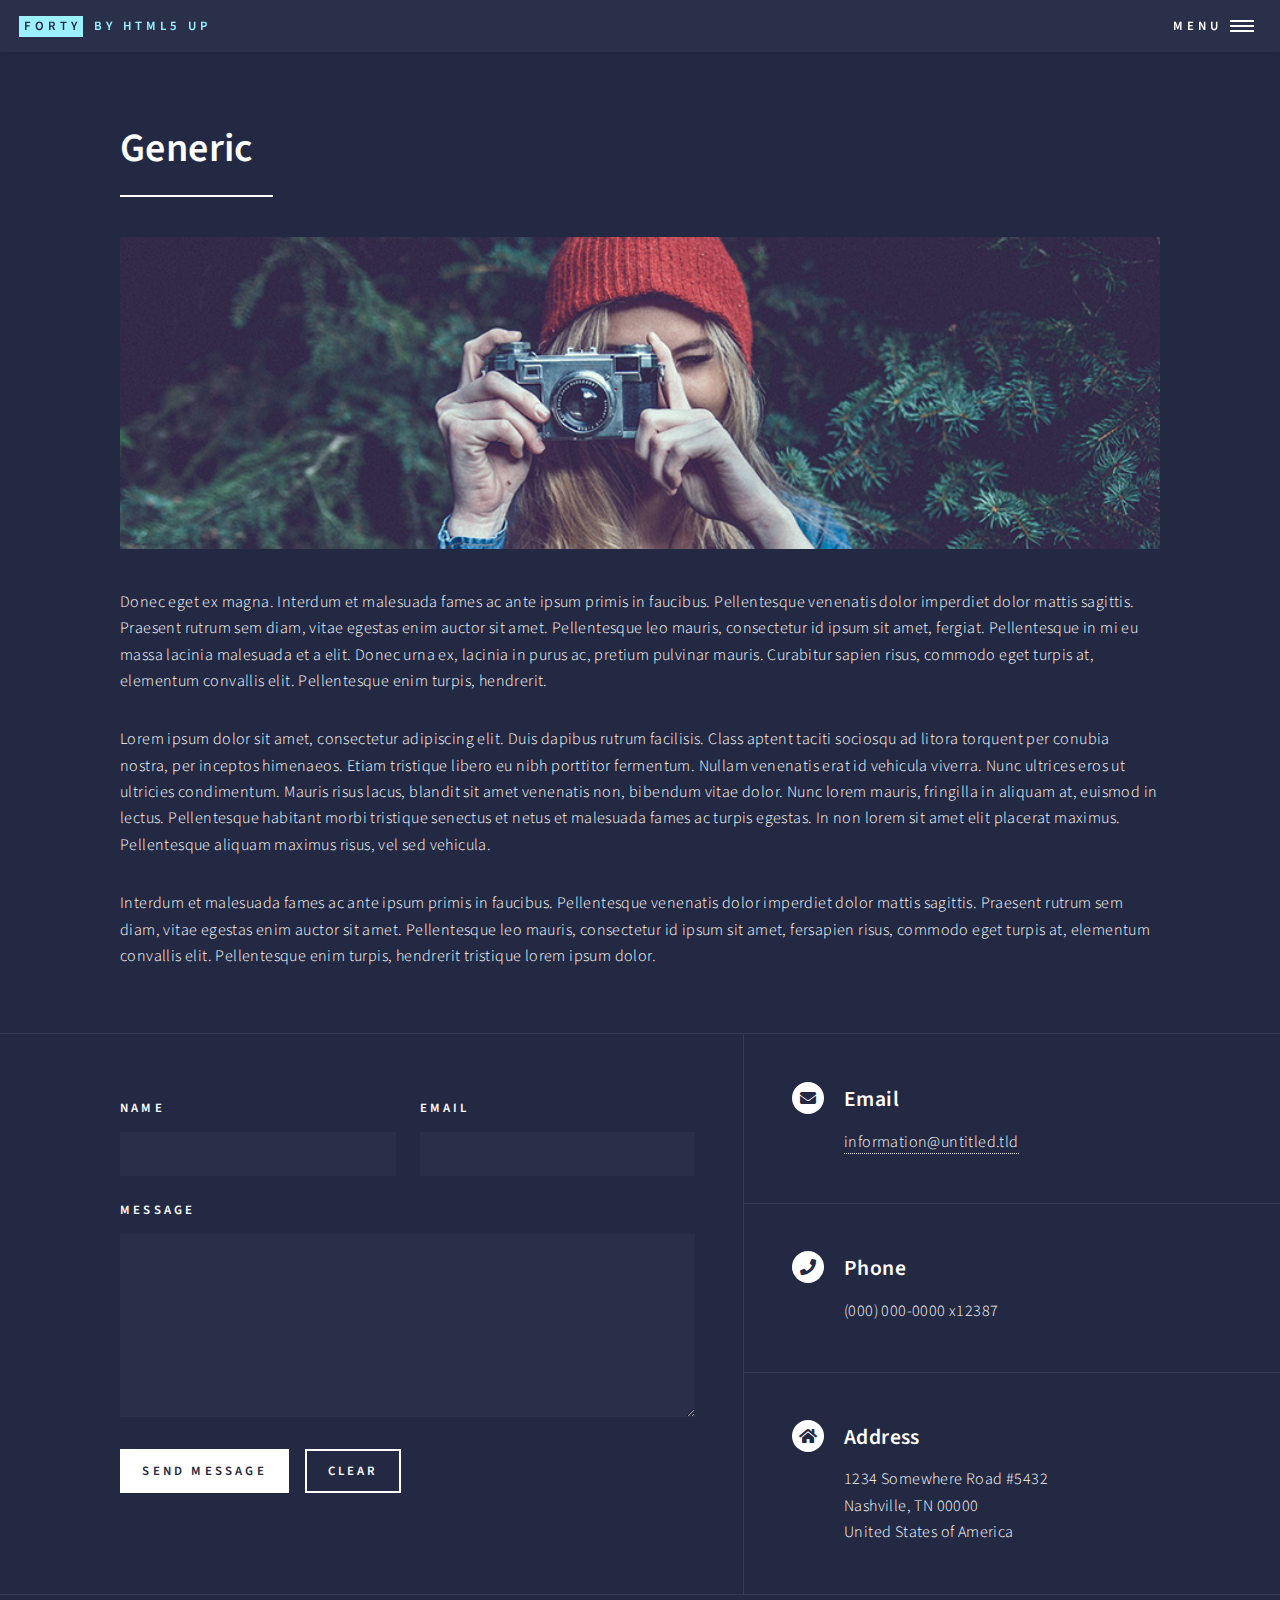
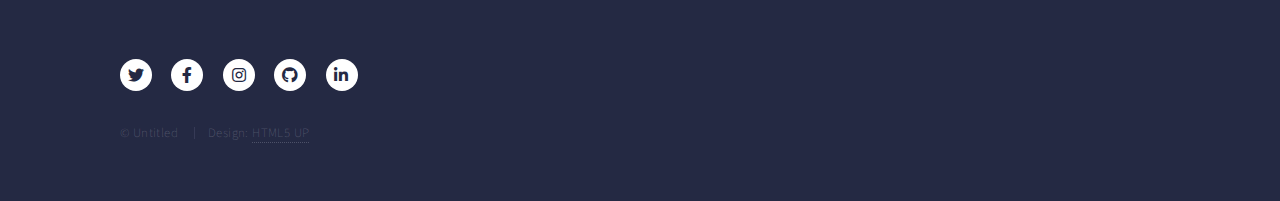
<file: generic.html>
<!DOCTYPE html>
<!--
	Forty by HTML5 UP
	html5up.net | @ajlkn
	Free for personal and commercial use under the CCA 3.0 license (html5up.net/license)
-->
<html>
  <head>
    <title>Generic - Forty by HTML5 UP</title>
    <meta charset="utf-8" />
    <meta
      name="viewport"
      content="width=device-width, initial-scale=1, user-scalable=no"
    />
    <link rel="stylesheet" href="assets/css/main.css" />
    <noscript
      ><link rel="stylesheet" href="assets/css/noscript.css"
    /></noscript>
  </head>
  <body class="is-preload">
    <!-- Wrapper -->
    <div id="wrapper">
      <!-- Header -->
      <header id="header">
        <a href="index.html" class="logo"
          ><strong>Forty</strong> <span>by HTML5 UP</span></a
        >
        <nav>
          <a href="#menu">Menu</a>
        </nav>
      </header>

      <!-- Menu -->
      <nav id="menu">
        <ul class="links">
          <li><a href="index.html">Home</a></li>
          <li><a href="landing.html">Landing</a></li>
          <li><a href="generic.html">Generic</a></li>
          <li><a href="elements.html">Elements</a></li>
        </ul>
        <ul class="actions stacked">
          <li><a href="#" class="button primary fit">Get Started</a></li>
          <li><a href="#" class="button fit">Log In</a></li>
        </ul>
      </nav>

      <!-- Main -->
      <div id="main" class="alt">
        <!-- One -->
        <section id="one">
          <div class="inner">
            <header class="major">
              <h1>Generic</h1>
            </header>
            <span class="image main"
              ><img data-src="images/pic11.jpg" alt=""
            /></span>
            <p>
              Donec eget ex magna. Interdum et malesuada fames ac ante ipsum
              primis in faucibus. Pellentesque venenatis dolor imperdiet dolor
              mattis sagittis. Praesent rutrum sem diam, vitae egestas enim
              auctor sit amet. Pellentesque leo mauris, consectetur id ipsum sit
              amet, fergiat. Pellentesque in mi eu massa lacinia malesuada et a
              elit. Donec urna ex, lacinia in purus ac, pretium pulvinar mauris.
              Curabitur sapien risus, commodo eget turpis at, elementum
              convallis elit. Pellentesque enim turpis, hendrerit.
            </p>
            <p>
              Lorem ipsum dolor sit amet, consectetur adipiscing elit. Duis
              dapibus rutrum facilisis. Class aptent taciti sociosqu ad litora
              torquent per conubia nostra, per inceptos himenaeos. Etiam
              tristique libero eu nibh porttitor fermentum. Nullam venenatis
              erat id vehicula viverra. Nunc ultrices eros ut ultricies
              condimentum. Mauris risus lacus, blandit sit amet venenatis non,
              bibendum vitae dolor. Nunc lorem mauris, fringilla in aliquam at,
              euismod in lectus. Pellentesque habitant morbi tristique senectus
              et netus et malesuada fames ac turpis egestas. In non lorem sit
              amet elit placerat maximus. Pellentesque aliquam maximus risus,
              vel sed vehicula.
            </p>
            <p>
              Interdum et malesuada fames ac ante ipsum primis in faucibus.
              Pellentesque venenatis dolor imperdiet dolor mattis sagittis.
              Praesent rutrum sem diam, vitae egestas enim auctor sit amet.
              Pellentesque leo mauris, consectetur id ipsum sit amet, fersapien
              risus, commodo eget turpis at, elementum convallis elit.
              Pellentesque enim turpis, hendrerit tristique lorem ipsum dolor.
            </p>
          </div>
        </section>
      </div>

      <!-- Contact -->
      <section id="contact">
        <div class="inner">
          <section>
            <form method="post" action="#">
              <div class="fields">
                <div class="field half">
                  <label for="name">Name</label>
                  <input type="text" name="name" id="name" />
                </div>
                <div class="field half">
                  <label for="email">Email</label>
                  <input type="text" name="email" id="email" />
                </div>
                <div class="field">
                  <label for="message">Message</label>
                  <textarea name="message" id="message" rows="6"></textarea>
                </div>
              </div>
              <ul class="actions">
                <li>
                  <input type="submit" value="Send Message" class="primary" />
                </li>
                <li><input type="reset" value="Clear" /></li>
              </ul>
            </form>
          </section>
          <section class="split">
            <section>
              <div class="contact-method">
                <span class="icon solid alt fa-envelope"></span>
                <h3>Email</h3>
                <a href="#">information@untitled.tld</a>
              </div>
            </section>
            <section>
              <div class="contact-method">
                <span class="icon solid alt fa-phone"></span>
                <h3>Phone</h3>
                <span>(000) 000-0000 x12387</span>
              </div>
            </section>
            <section>
              <div class="contact-method">
                <span class="icon solid alt fa-home"></span>
                <h3>Address</h3>
                <span
                  >1234 Somewhere Road #5432<br />
                  Nashville, TN 00000<br />
                  United States of America</span
                >
              </div>
            </section>
          </section>
        </div>
      </section>

      <!-- Footer -->
      <footer id="footer">
        <div class="inner">
          <ul class="icons">
            <li>
              <a href="#" class="icon brands alt fa-twitter"
                ><span class="label">Twitter</span></a
              >
            </li>
            <li>
              <a href="#" class="icon brands alt fa-facebook-f"
                ><span class="label">Facebook</span></a
              >
            </li>
            <li>
              <a href="#" class="icon brands alt fa-instagram"
                ><span class="label">Instagram</span></a
              >
            </li>
            <li>
              <a href="#" class="icon brands alt fa-github"
                ><span class="label">GitHub</span></a
              >
            </li>
            <li>
              <a href="#" class="icon brands alt fa-linkedin-in"
                ><span class="label">LinkedIn</span></a
              >
            </li>
          </ul>
          <ul class="copyright">
            <li>&copy; Untitled</li>
            <li>Design: <a href="https://html5up.net">HTML5 UP</a></li>
          </ul>
        </div>
      </footer>
    </div>

    <!-- Scripts -->
    <script src="assets/js/jquery.min.js"></script>
    <script src="assets/js/jquery.scrolly.min.js"></script>
    <script src="assets/js/jquery.scrollex.min.js"></script>
    <script src="assets/js/browser.min.js"></script>
    <script src="assets/js/breakpoints.min.js"></script>
    <script src="assets/js/util.js"></script>
    <script src="assets/js/main.js"></script>
    <script defer src="assets/js/lazyloading.js"></script>
  </body>
</html>
</file>
<file: assets/css/noscript.css>
/*
	Forty by HTML5 UP
	html5up.net | @ajlkn
	Free for personal and commercial use under the CCA 3.0 license (html5up.net/license)
*/

/* Banner */

	body.is-preload #banner:after {
		opacity: 0.85;
	}

	body.is-preload #banner > .inner {
		-moz-filter: none;
		-webkit-filter: none;
		-ms-filter: none;
		filter: none;
		-moz-transform: none;
		-webkit-transform: none;
		-ms-transform: none;
		transform: none;
		opacity: 1;
	}
</file>
<file: assets/css/main.css>
@import url(fontawesome-all.min.css);
@import url("https://fonts.googleapis.com/css?family=Source+Sans+Pro:300,300italic,600,600italic");

/*
	Forty by HTML5 UP
	html5up.net | @ajlkn
	Free for personal and commercial use under the CCA 3.0 license (html5up.net/license)
*/

html,
body,
div,
span,
applet,
object,
iframe,
h1,
h2,
h3,
h4,
h5,
h6,
p,
blockquote,
pre,
a,
abbr,
acronym,
address,
big,
cite,
code,
del,
dfn,
em,
img,
ins,
kbd,
q,
s,
samp,
small,
strike,
strong,
sub,
sup,
tt,
var,
b,
u,
i,
center,
dl,
dt,
dd,
ol,
ul,
li,
fieldset,
form,
label,
legend,
table,
caption,
tbody,
tfoot,
thead,
tr,
th,
td,
article,
aside,
canvas,
details,
embed,
figure,
figcaption,
footer,
header,
hgroup,
menu,
nav,
output,
ruby,
section,
summary,
time,
mark,
audio,
video {
  margin: 0;
  padding: 0;
  border: 0;
  font-size: 100%;
  font: inherit;
  vertical-align: baseline;
}

article,
aside,
details,
figcaption,
figure,
footer,
header,
hgroup,
menu,
nav,
section {
  display: block;
}

body {
  line-height: 1;
}

ol,
ul {
  list-style: none;
}

blockquote,
q {
  quotes: none;
}

blockquote:before,
blockquote:after,
q:before,
q:after {
  content: "";
  content: none;
}

table {
  border-collapse: collapse;
  border-spacing: 0;
}

body {
  -webkit-text-size-adjust: none;
}

mark {
  background-color: transparent;
  color: inherit;
}

input::-moz-focus-inner {
  border: 0;
  padding: 0;
}

input,
select,
textarea {
  -moz-appearance: none;
  -webkit-appearance: none;
  -ms-appearance: none;
  appearance: none;
}

/* Basic */

@-ms-viewport {
  width: device-width;
}

body {
  -ms-overflow-style: scrollbar;
}

@media screen and (max-width: 480px) {
  html,
  body {
    min-width: 320px;
  }
}

html {
  box-sizing: border-box;
}

*,
*:before,
*:after {
  box-sizing: inherit;
}

body {
  background: #242943;
}

body.is-preload *,
body.is-preload *:before,
body.is-preload *:after {
  -moz-animation: none !important;
  -webkit-animation: none !important;
  -ms-animation: none !important;
  animation: none !important;
  -moz-transition: none !important;
  -webkit-transition: none !important;
  -ms-transition: none !important;
  transition: none !important;
}

/* Type */

body,
input,
select,
textarea {
  color: #ffffff;
  font-family: "Source Sans Pro", Helvetica, sans-serif;
  font-size: 17pt;
  font-weight: 300;
  letter-spacing: 0.025em;
  line-height: 1.65;
}

@media screen and (max-width: 1680px) {
  body,
  input,
  select,
  textarea {
    font-size: 14pt;
  }
}

@media screen and (max-width: 1280px) {
  body,
  input,
  select,
  textarea {
    font-size: 12pt;
  }
}

@media screen and (max-width: 360px) {
  body,
  input,
  select,
  textarea {
    font-size: 11pt;
  }
}

a {
  -moz-transition: color 0.2s ease-in-out, border-bottom-color 0.2s ease-in-out;
  -webkit-transition: color 0.2s ease-in-out,
    border-bottom-color 0.2s ease-in-out;
  -ms-transition: color 0.2s ease-in-out, border-bottom-color 0.2s ease-in-out;
  transition: color 0.2s ease-in-out, border-bottom-color 0.2s ease-in-out;
  border-bottom: dotted 1px;
  color: inherit;
  text-decoration: none;
}

a:hover {
  border-bottom-color: transparent;
  color: #9bf1ff !important;
}

a:active {
  color: #53e3fb !important;
}

strong,
b {
  color: #ffffff;
  font-weight: 600;
}

em,
i {
  font-style: italic;
}

p {
  margin: 0 0 2em 0;
}

h1,
h2,
h3,
h4,
h5,
h6 {
  color: #ffffff;
  font-weight: 600;
  line-height: 1.65;
  margin: 0 0 1em 0;
}

h1 a,
h2 a,
h3 a,
h4 a,
h5 a,
h6 a {
  color: inherit;
  border-bottom: 0;
}

h1 {
  font-size: 2.5em;
}

h2 {
  font-size: 1.75em;
}

h3 {
  font-size: 1.35em;
}

h4 {
  font-size: 1.1em;
}

h5 {
  font-size: 0.9em;
}

h6 {
  font-size: 0.7em;
}

@media screen and (max-width: 736px) {
  h1 {
    font-size: 2em;
  }

  h2 {
    font-size: 1.5em;
  }

  h3 {
    font-size: 1.25em;
  }
}

sub {
  font-size: 0.8em;
  position: relative;
  top: 0.5em;
}

sup {
  font-size: 0.8em;
  position: relative;
  top: -0.5em;
}

blockquote {
  border-left: solid 4px rgba(212, 212, 255, 0.1);
  font-style: italic;
  margin: 0 0 2em 0;
  padding: 0.5em 0 0.5em 2em;
}

code {
  background: rgba(212, 212, 255, 0.035);
  font-family: "Courier New", monospace;
  font-size: 0.9em;
  margin: 0 0.25em;
  padding: 0.25em 0.65em;
}

pre {
  -webkit-overflow-scrolling: touch;
  font-family: "Courier New", monospace;
  font-size: 0.9em;
  margin: 0 0 2em 0;
}

pre code {
  display: block;
  line-height: 1.75;
  padding: 1em 1.5em;
  overflow-x: auto;
}

hr {
  border: 0;
  border-bottom: solid 1px rgba(212, 212, 255, 0.1);
  margin: 2em 0;
}

hr.major {
  margin: 3em 0;
}

.align-left {
  text-align: left;
}

.align-center {
  text-align: center;
}

.align-right {
  text-align: right;
}

/* Row */

.row {
  display: flex;
  flex-wrap: wrap;
  box-sizing: border-box;
  align-items: stretch;
}

.row > * {
  box-sizing: border-box;
}

.row.gtr-uniform > * > :last-child {
  margin-bottom: 0;
}

.row.aln-left {
  justify-content: flex-start;
}

.row.aln-center {
  justify-content: center;
}

.row.aln-right {
  justify-content: flex-end;
}

.row.aln-top {
  align-items: flex-start;
}

.row.aln-middle {
  align-items: center;
}

.row.aln-bottom {
  align-items: flex-end;
}

.row > .imp {
  order: -1;
}

.row > .col-1 {
  width: 8.33333%;
}

.row > .off-1 {
  margin-left: 8.33333%;
}

.row > .col-2 {
  width: 16.66667%;
}

.row > .off-2 {
  margin-left: 16.66667%;
}

.row > .col-3 {
  width: 25%;
}

.row > .off-3 {
  margin-left: 25%;
}

.row > .col-4 {
  width: 33.33333%;
}

.row > .off-4 {
  margin-left: 33.33333%;
}

.row > .col-5 {
  width: 41.66667%;
}

.row > .off-5 {
  margin-left: 41.66667%;
}

.row > .col-6 {
  width: 50%;
}

.row > .off-6 {
  margin-left: 50%;
}

.row > .col-7 {
  width: 58.33333%;
}

.row > .off-7 {
  margin-left: 58.33333%;
}

.row > .col-8 {
  width: 66.66667%;
}

.row > .off-8 {
  margin-left: 66.66667%;
}

.row > .col-9 {
  width: 75%;
}

.row > .off-9 {
  margin-left: 75%;
}

.row > .col-10 {
  width: 83.33333%;
}

.row > .off-10 {
  margin-left: 83.33333%;
}

.row > .col-11 {
  width: 91.66667%;
}

.row > .off-11 {
  margin-left: 91.66667%;
}

.row > .col-12 {
  width: 100%;
}

.row > .off-12 {
  margin-left: 100%;
}

.row.gtr-0 {
  margin-top: 0;
  margin-left: 0em;
}

.row.gtr-0 > * {
  padding: 0 0 0 0em;
}

.row.gtr-0.gtr-uniform {
  margin-top: 0em;
}

.row.gtr-0.gtr-uniform > * {
  padding-top: 0em;
}

.row.gtr-25 {
  margin-top: 0;
  margin-left: -0.5em;
}

.row.gtr-25 > * {
  padding: 0 0 0 0.5em;
}

.row.gtr-25.gtr-uniform {
  margin-top: -0.5em;
}

.row.gtr-25.gtr-uniform > * {
  padding-top: 0.5em;
}

.row.gtr-50 {
  margin-top: 0;
  margin-left: -1em;
}

.row.gtr-50 > * {
  padding: 0 0 0 1em;
}

.row.gtr-50.gtr-uniform {
  margin-top: -1em;
}

.row.gtr-50.gtr-uniform > * {
  padding-top: 1em;
}

.row {
  margin-top: 0;
  margin-left: -2em;
}

.row > * {
  padding: 0 0 0 2em;
}

.row.gtr-uniform {
  margin-top: -2em;
}

.row.gtr-uniform > * {
  padding-top: 2em;
}

.row.gtr-150 {
  margin-top: 0;
  margin-left: -3em;
}

.row.gtr-150 > * {
  padding: 0 0 0 3em;
}

.row.gtr-150.gtr-uniform {
  margin-top: -3em;
}

.row.gtr-150.gtr-uniform > * {
  padding-top: 3em;
}

.row.gtr-200 {
  margin-top: 0;
  margin-left: -4em;
}

.row.gtr-200 > * {
  padding: 0 0 0 4em;
}

.row.gtr-200.gtr-uniform {
  margin-top: -4em;
}

.row.gtr-200.gtr-uniform > * {
  padding-top: 4em;
}

@media screen and (max-width: 1680px) {
  .row {
    display: flex;
    flex-wrap: wrap;
    box-sizing: border-box;
    align-items: stretch;
  }

  .row > * {
    box-sizing: border-box;
  }

  .row.gtr-uniform > * > :last-child {
    margin-bottom: 0;
  }

  .row.aln-left {
    justify-content: flex-start;
  }

  .row.aln-center {
    justify-content: center;
  }

  .row.aln-right {
    justify-content: flex-end;
  }

  .row.aln-top {
    align-items: flex-start;
  }

  .row.aln-middle {
    align-items: center;
  }

  .row.aln-bottom {
    align-items: flex-end;
  }

  .row > .imp-xlarge {
    order: -1;
  }

  .row > .col-1-xlarge {
    width: 8.33333%;
  }

  .row > .off-1-xlarge {
    margin-left: 8.33333%;
  }

  .row > .col-2-xlarge {
    width: 16.66667%;
  }

  .row > .off-2-xlarge {
    margin-left: 16.66667%;
  }

  .row > .col-3-xlarge {
    width: 25%;
  }

  .row > .off-3-xlarge {
    margin-left: 25%;
  }

  .row > .col-4-xlarge {
    width: 33.33333%;
  }

  .row > .off-4-xlarge {
    margin-left: 33.33333%;
  }

  .row > .col-5-xlarge {
    width: 41.66667%;
  }

  .row > .off-5-xlarge {
    margin-left: 41.66667%;
  }

  .row > .col-6-xlarge {
    width: 50%;
  }

  .row > .off-6-xlarge {
    margin-left: 50%;
  }

  .row > .col-7-xlarge {
    width: 58.33333%;
  }

  .row > .off-7-xlarge {
    margin-left: 58.33333%;
  }

  .row > .col-8-xlarge {
    width: 66.66667%;
  }

  .row > .off-8-xlarge {
    margin-left: 66.66667%;
  }

  .row > .col-9-xlarge {
    width: 75%;
  }

  .row > .off-9-xlarge {
    margin-left: 75%;
  }

  .row > .col-10-xlarge {
    width: 83.33333%;
  }

  .row > .off-10-xlarge {
    margin-left: 83.33333%;
  }

  .row > .col-11-xlarge {
    width: 91.66667%;
  }

  .row > .off-11-xlarge {
    margin-left: 91.66667%;
  }

  .row > .col-12-xlarge {
    width: 100%;
  }

  .row > .off-12-xlarge {
    margin-left: 100%;
  }

  .row.gtr-0 {
    margin-top: 0;
    margin-left: 0em;
  }

  .row.gtr-0 > * {
    padding: 0 0 0 0em;
  }

  .row.gtr-0.gtr-uniform {
    margin-top: 0em;
  }

  .row.gtr-0.gtr-uniform > * {
    padding-top: 0em;
  }

  .row.gtr-25 {
    margin-top: 0;
    margin-left: -0.5em;
  }

  .row.gtr-25 > * {
    padding: 0 0 0 0.5em;
  }

  .row.gtr-25.gtr-uniform {
    margin-top: -0.5em;
  }

  .row.gtr-25.gtr-uniform > * {
    padding-top: 0.5em;
  }

  .row.gtr-50 {
    margin-top: 0;
    margin-left: -1em;
  }

  .row.gtr-50 > * {
    padding: 0 0 0 1em;
  }

  .row.gtr-50.gtr-uniform {
    margin-top: -1em;
  }

  .row.gtr-50.gtr-uniform > * {
    padding-top: 1em;
  }

  .row {
    margin-top: 0;
    margin-left: -2em;
  }

  .row > * {
    padding: 0 0 0 2em;
  }

  .row.gtr-uniform {
    margin-top: -2em;
  }

  .row.gtr-uniform > * {
    padding-top: 2em;
  }

  .row.gtr-150 {
    margin-top: 0;
    margin-left: -3em;
  }

  .row.gtr-150 > * {
    padding: 0 0 0 3em;
  }

  .row.gtr-150.gtr-uniform {
    margin-top: -3em;
  }

  .row.gtr-150.gtr-uniform > * {
    padding-top: 3em;
  }

  .row.gtr-200 {
    margin-top: 0;
    margin-left: -4em;
  }

  .row.gtr-200 > * {
    padding: 0 0 0 4em;
  }

  .row.gtr-200.gtr-uniform {
    margin-top: -4em;
  }

  .row.gtr-200.gtr-uniform > * {
    padding-top: 4em;
  }
}

@media screen and (max-width: 1280px) {
  .row {
    display: flex;
    flex-wrap: wrap;
    box-sizing: border-box;
    align-items: stretch;
  }

  .row > * {
    box-sizing: border-box;
  }

  .row.gtr-uniform > * > :last-child {
    margin-bottom: 0;
  }

  .row.aln-left {
    justify-content: flex-start;
  }

  .row.aln-center {
    justify-content: center;
  }

  .row.aln-right {
    justify-content: flex-end;
  }

  .row.aln-top {
    align-items: flex-start;
  }

  .row.aln-middle {
    align-items: center;
  }

  .row.aln-bottom {
    align-items: flex-end;
  }

  .row > .imp-large {
    order: -1;
  }

  .row > .col-1-large {
    width: 8.33333%;
  }

  .row > .off-1-large {
    margin-left: 8.33333%;
  }

  .row > .col-2-large {
    width: 16.66667%;
  }

  .row > .off-2-large {
    margin-left: 16.66667%;
  }

  .row > .col-3-large {
    width: 25%;
  }

  .row > .off-3-large {
    margin-left: 25%;
  }

  .row > .col-4-large {
    width: 33.33333%;
  }

  .row > .off-4-large {
    margin-left: 33.33333%;
  }

  .row > .col-5-large {
    width: 41.66667%;
  }

  .row > .off-5-large {
    margin-left: 41.66667%;
  }

  .row > .col-6-large {
    width: 50%;
  }

  .row > .off-6-large {
    margin-left: 50%;
  }

  .row > .col-7-large {
    width: 58.33333%;
  }

  .row > .off-7-large {
    margin-left: 58.33333%;
  }

  .row > .col-8-large {
    width: 66.66667%;
  }

  .row > .off-8-large {
    margin-left: 66.66667%;
  }

  .row > .col-9-large {
    width: 75%;
  }

  .row > .off-9-large {
    margin-left: 75%;
  }

  .row > .col-10-large {
    width: 83.33333%;
  }

  .row > .off-10-large {
    margin-left: 83.33333%;
  }

  .row > .col-11-large {
    width: 91.66667%;
  }

  .row > .off-11-large {
    margin-left: 91.66667%;
  }

  .row > .col-12-large {
    width: 100%;
  }

  .row > .off-12-large {
    margin-left: 100%;
  }

  .row.gtr-0 {
    margin-top: 0;
    margin-left: 0em;
  }

  .row.gtr-0 > * {
    padding: 0 0 0 0em;
  }

  .row.gtr-0.gtr-uniform {
    margin-top: 0em;
  }

  .row.gtr-0.gtr-uniform > * {
    padding-top: 0em;
  }

  .row.gtr-25 {
    margin-top: 0;
    margin-left: -0.375em;
  }

  .row.gtr-25 > * {
    padding: 0 0 0 0.375em;
  }

  .row.gtr-25.gtr-uniform {
    margin-top: -0.375em;
  }

  .row.gtr-25.gtr-uniform > * {
    padding-top: 0.375em;
  }

  .row.gtr-50 {
    margin-top: 0;
    margin-left: -0.75em;
  }

  .row.gtr-50 > * {
    padding: 0 0 0 0.75em;
  }

  .row.gtr-50.gtr-uniform {
    margin-top: -0.75em;
  }

  .row.gtr-50.gtr-uniform > * {
    padding-top: 0.75em;
  }

  .row {
    margin-top: 0;
    margin-left: -1.5em;
  }

  .row > * {
    padding: 0 0 0 1.5em;
  }

  .row.gtr-uniform {
    margin-top: -1.5em;
  }

  .row.gtr-uniform > * {
    padding-top: 1.5em;
  }

  .row.gtr-150 {
    margin-top: 0;
    margin-left: -2.25em;
  }

  .row.gtr-150 > * {
    padding: 0 0 0 2.25em;
  }

  .row.gtr-150.gtr-uniform {
    margin-top: -2.25em;
  }

  .row.gtr-150.gtr-uniform > * {
    padding-top: 2.25em;
  }

  .row.gtr-200 {
    margin-top: 0;
    margin-left: -3em;
  }

  .row.gtr-200 > * {
    padding: 0 0 0 3em;
  }

  .row.gtr-200.gtr-uniform {
    margin-top: -3em;
  }

  .row.gtr-200.gtr-uniform > * {
    padding-top: 3em;
  }
}

@media screen and (max-width: 980px) {
  .row {
    display: flex;
    flex-wrap: wrap;
    box-sizing: border-box;
    align-items: stretch;
  }

  .row > * {
    box-sizing: border-box;
  }

  .row.gtr-uniform > * > :last-child {
    margin-bottom: 0;
  }

  .row.aln-left {
    justify-content: flex-start;
  }

  .row.aln-center {
    justify-content: center;
  }

  .row.aln-right {
    justify-content: flex-end;
  }

  .row.aln-top {
    align-items: flex-start;
  }

  .row.aln-middle {
    align-items: center;
  }

  .row.aln-bottom {
    align-items: flex-end;
  }

  .row > .imp-medium {
    order: -1;
  }

  .row > .col-1-medium {
    width: 8.33333%;
  }

  .row > .off-1-medium {
    margin-left: 8.33333%;
  }

  .row > .col-2-medium {
    width: 16.66667%;
  }

  .row > .off-2-medium {
    margin-left: 16.66667%;
  }

  .row > .col-3-medium {
    width: 25%;
  }

  .row > .off-3-medium {
    margin-left: 25%;
  }

  .row > .col-4-medium {
    width: 33.33333%;
  }

  .row > .off-4-medium {
    margin-left: 33.33333%;
  }

  .row > .col-5-medium {
    width: 41.66667%;
  }

  .row > .off-5-medium {
    margin-left: 41.66667%;
  }

  .row > .col-6-medium {
    width: 50%;
  }

  .row > .off-6-medium {
    margin-left: 50%;
  }

  .row > .col-7-medium {
    width: 58.33333%;
  }

  .row > .off-7-medium {
    margin-left: 58.33333%;
  }

  .row > .col-8-medium {
    width: 66.66667%;
  }

  .row > .off-8-medium {
    margin-left: 66.66667%;
  }

  .row > .col-9-medium {
    width: 75%;
  }

  .row > .off-9-medium {
    margin-left: 75%;
  }

  .row > .col-10-medium {
    width: 83.33333%;
  }

  .row > .off-10-medium {
    margin-left: 83.33333%;
  }

  .row > .col-11-medium {
    width: 91.66667%;
  }

  .row > .off-11-medium {
    margin-left: 91.66667%;
  }

  .row > .col-12-medium {
    width: 100%;
  }

  .row > .off-12-medium {
    margin-left: 100%;
  }

  .row.gtr-0 {
    margin-top: 0;
    margin-left: 0em;
  }

  .row.gtr-0 > * {
    padding: 0 0 0 0em;
  }

  .row.gtr-0.gtr-uniform {
    margin-top: 0em;
  }

  .row.gtr-0.gtr-uniform > * {
    padding-top: 0em;
  }

  .row.gtr-25 {
    margin-top: 0;
    margin-left: -0.375em;
  }

  .row.gtr-25 > * {
    padding: 0 0 0 0.375em;
  }

  .row.gtr-25.gtr-uniform {
    margin-top: -0.375em;
  }

  .row.gtr-25.gtr-uniform > * {
    padding-top: 0.375em;
  }

  .row.gtr-50 {
    margin-top: 0;
    margin-left: -0.75em;
  }

  .row.gtr-50 > * {
    padding: 0 0 0 0.75em;
  }

  .row.gtr-50.gtr-uniform {
    margin-top: -0.75em;
  }

  .row.gtr-50.gtr-uniform > * {
    padding-top: 0.75em;
  }

  .row {
    margin-top: 0;
    margin-left: -1.5em;
  }

  .row > * {
    padding: 0 0 0 1.5em;
  }

  .row.gtr-uniform {
    margin-top: -1.5em;
  }

  .row.gtr-uniform > * {
    padding-top: 1.5em;
  }

  .row.gtr-150 {
    margin-top: 0;
    margin-left: -2.25em;
  }

  .row.gtr-150 > * {
    padding: 0 0 0 2.25em;
  }

  .row.gtr-150.gtr-uniform {
    margin-top: -2.25em;
  }

  .row.gtr-150.gtr-uniform > * {
    padding-top: 2.25em;
  }

  .row.gtr-200 {
    margin-top: 0;
    margin-left: -3em;
  }

  .row.gtr-200 > * {
    padding: 0 0 0 3em;
  }

  .row.gtr-200.gtr-uniform {
    margin-top: -3em;
  }

  .row.gtr-200.gtr-uniform > * {
    padding-top: 3em;
  }
}

@media screen and (max-width: 736px) {
  .row {
    display: flex;
    flex-wrap: wrap;
    box-sizing: border-box;
    align-items: stretch;
  }

  .row > * {
    box-sizing: border-box;
  }

  .row.gtr-uniform > * > :last-child {
    margin-bottom: 0;
  }

  .row.aln-left {
    justify-content: flex-start;
  }

  .row.aln-center {
    justify-content: center;
  }

  .row.aln-right {
    justify-content: flex-end;
  }

  .row.aln-top {
    align-items: flex-start;
  }

  .row.aln-middle {
    align-items: center;
  }

  .row.aln-bottom {
    align-items: flex-end;
  }

  .row > .imp-small {
    order: -1;
  }

  .row > .col-1-small {
    width: 8.33333%;
  }

  .row > .off-1-small {
    margin-left: 8.33333%;
  }

  .row > .col-2-small {
    width: 16.66667%;
  }

  .row > .off-2-small {
    margin-left: 16.66667%;
  }

  .row > .col-3-small {
    width: 25%;
  }

  .row > .off-3-small {
    margin-left: 25%;
  }

  .row > .col-4-small {
    width: 33.33333%;
  }

  .row > .off-4-small {
    margin-left: 33.33333%;
  }

  .row > .col-5-small {
    width: 41.66667%;
  }

  .row > .off-5-small {
    margin-left: 41.66667%;
  }

  .row > .col-6-small {
    width: 50%;
  }

  .row > .off-6-small {
    margin-left: 50%;
  }

  .row > .col-7-small {
    width: 58.33333%;
  }

  .row > .off-7-small {
    margin-left: 58.33333%;
  }

  .row > .col-8-small {
    width: 66.66667%;
  }

  .row > .off-8-small {
    margin-left: 66.66667%;
  }

  .row > .col-9-small {
    width: 75%;
  }

  .row > .off-9-small {
    margin-left: 75%;
  }

  .row > .col-10-small {
    width: 83.33333%;
  }

  .row > .off-10-small {
    margin-left: 83.33333%;
  }

  .row > .col-11-small {
    width: 91.66667%;
  }

  .row > .off-11-small {
    margin-left: 91.66667%;
  }

  .row > .col-12-small {
    width: 100%;
  }

  .row > .off-12-small {
    margin-left: 100%;
  }

  .row.gtr-0 {
    margin-top: 0;
    margin-left: 0em;
  }

  .row.gtr-0 > * {
    padding: 0 0 0 0em;
  }

  .row.gtr-0.gtr-uniform {
    margin-top: 0em;
  }

  .row.gtr-0.gtr-uniform > * {
    padding-top: 0em;
  }

  .row.gtr-25 {
    margin-top: 0;
    margin-left: -0.3125em;
  }

  .row.gtr-25 > * {
    padding: 0 0 0 0.3125em;
  }

  .row.gtr-25.gtr-uniform {
    margin-top: -0.3125em;
  }

  .row.gtr-25.gtr-uniform > * {
    padding-top: 0.3125em;
  }

  .row.gtr-50 {
    margin-top: 0;
    margin-left: -0.625em;
  }

  .row.gtr-50 > * {
    padding: 0 0 0 0.625em;
  }

  .row.gtr-50.gtr-uniform {
    margin-top: -0.625em;
  }

  .row.gtr-50.gtr-uniform > * {
    padding-top: 0.625em;
  }

  .row {
    margin-top: 0;
    margin-left: -1.25em;
  }

  .row > * {
    padding: 0 0 0 1.25em;
  }

  .row.gtr-uniform {
    margin-top: -1.25em;
  }

  .row.gtr-uniform > * {
    padding-top: 1.25em;
  }

  .row.gtr-150 {
    margin-top: 0;
    margin-left: -1.875em;
  }

  .row.gtr-150 > * {
    padding: 0 0 0 1.875em;
  }

  .row.gtr-150.gtr-uniform {
    margin-top: -1.875em;
  }

  .row.gtr-150.gtr-uniform > * {
    padding-top: 1.875em;
  }

  .row.gtr-200 {
    margin-top: 0;
    margin-left: -2.5em;
  }

  .row.gtr-200 > * {
    padding: 0 0 0 2.5em;
  }

  .row.gtr-200.gtr-uniform {
    margin-top: -2.5em;
  }

  .row.gtr-200.gtr-uniform > * {
    padding-top: 2.5em;
  }
}

@media screen and (max-width: 480px) {
  .row {
    display: flex;
    flex-wrap: wrap;
    box-sizing: border-box;
    align-items: stretch;
  }

  .row > * {
    box-sizing: border-box;
  }

  .row.gtr-uniform > * > :last-child {
    margin-bottom: 0;
  }

  .row.aln-left {
    justify-content: flex-start;
  }

  .row.aln-center {
    justify-content: center;
  }

  .row.aln-right {
    justify-content: flex-end;
  }

  .row.aln-top {
    align-items: flex-start;
  }

  .row.aln-middle {
    align-items: center;
  }

  .row.aln-bottom {
    align-items: flex-end;
  }

  .row > .imp-xsmall {
    order: -1;
  }

  .row > .col-1-xsmall {
    width: 8.33333%;
  }

  .row > .off-1-xsmall {
    margin-left: 8.33333%;
  }

  .row > .col-2-xsmall {
    width: 16.66667%;
  }

  .row > .off-2-xsmall {
    margin-left: 16.66667%;
  }

  .row > .col-3-xsmall {
    width: 25%;
  }

  .row > .off-3-xsmall {
    margin-left: 25%;
  }

  .row > .col-4-xsmall {
    width: 33.33333%;
  }

  .row > .off-4-xsmall {
    margin-left: 33.33333%;
  }

  .row > .col-5-xsmall {
    width: 41.66667%;
  }

  .row > .off-5-xsmall {
    margin-left: 41.66667%;
  }

  .row > .col-6-xsmall {
    width: 50%;
  }

  .row > .off-6-xsmall {
    margin-left: 50%;
  }

  .row > .col-7-xsmall {
    width: 58.33333%;
  }

  .row > .off-7-xsmall {
    margin-left: 58.33333%;
  }

  .row > .col-8-xsmall {
    width: 66.66667%;
  }

  .row > .off-8-xsmall {
    margin-left: 66.66667%;
  }

  .row > .col-9-xsmall {
    width: 75%;
  }

  .row > .off-9-xsmall {
    margin-left: 75%;
  }

  .row > .col-10-xsmall {
    width: 83.33333%;
  }

  .row > .off-10-xsmall {
    margin-left: 83.33333%;
  }

  .row > .col-11-xsmall {
    width: 91.66667%;
  }

  .row > .off-11-xsmall {
    margin-left: 91.66667%;
  }

  .row > .col-12-xsmall {
    width: 100%;
  }

  .row > .off-12-xsmall {
    margin-left: 100%;
  }

  .row.gtr-0 {
    margin-top: 0;
    margin-left: 0em;
  }

  .row.gtr-0 > * {
    padding: 0 0 0 0em;
  }

  .row.gtr-0.gtr-uniform {
    margin-top: 0em;
  }

  .row.gtr-0.gtr-uniform > * {
    padding-top: 0em;
  }

  .row.gtr-25 {
    margin-top: 0;
    margin-left: -0.3125em;
  }

  .row.gtr-25 > * {
    padding: 0 0 0 0.3125em;
  }

  .row.gtr-25.gtr-uniform {
    margin-top: -0.3125em;
  }

  .row.gtr-25.gtr-uniform > * {
    padding-top: 0.3125em;
  }

  .row.gtr-50 {
    margin-top: 0;
    margin-left: -0.625em;
  }

  .row.gtr-50 > * {
    padding: 0 0 0 0.625em;
  }

  .row.gtr-50.gtr-uniform {
    margin-top: -0.625em;
  }

  .row.gtr-50.gtr-uniform > * {
    padding-top: 0.625em;
  }

  .row {
    margin-top: 0;
    margin-left: -1.25em;
  }

  .row > * {
    padding: 0 0 0 1.25em;
  }

  .row.gtr-uniform {
    margin-top: -1.25em;
  }

  .row.gtr-uniform > * {
    padding-top: 1.25em;
  }

  .row.gtr-150 {
    margin-top: 0;
    margin-left: -1.875em;
  }

  .row.gtr-150 > * {
    padding: 0 0 0 1.875em;
  }

  .row.gtr-150.gtr-uniform {
    margin-top: -1.875em;
  }

  .row.gtr-150.gtr-uniform > * {
    padding-top: 1.875em;
  }

  .row.gtr-200 {
    margin-top: 0;
    margin-left: -2.5em;
  }

  .row.gtr-200 > * {
    padding: 0 0 0 2.5em;
  }

  .row.gtr-200.gtr-uniform {
    margin-top: -2.5em;
  }

  .row.gtr-200.gtr-uniform > * {
    padding-top: 2.5em;
  }
}

/* Section/Article */

section.special,
article.special {
  text-align: center;
}

header.major {
  width: -moz-max-content;
  width: -webkit-max-content;
  width: -ms-max-content;
  width: max-content;
  margin-bottom: 2em;
}

header.major > :first-child {
  margin-bottom: 0;
  width: calc(100% + 0.5em);
}

header.major > :first-child:after {
  content: "";
  background-color: #ffffff;
  display: block;
  height: 2px;
  margin: 0.325em 0 0.5em 0;
  width: 100%;
}

header.major > p {
  font-size: 0.7em;
  font-weight: 600;
  letter-spacing: 0.25em;
  margin-bottom: 0;
  text-transform: uppercase;
}

body.is-ie header.major > :first-child:after {
  max-width: 9em;
}

body.is-ie header.major > h1:after {
  max-width: 100% !important;
}

@media screen and (max-width: 736px) {
  header.major > p br {
    display: none;
  }
}

/* Form */

form {
  margin: 0 0 2em 0;
}

form > :last-child {
  margin-bottom: 0;
}

form > .fields {
  display: -moz-flex;
  display: -webkit-flex;
  display: -ms-flex;
  display: flex;
  -moz-flex-wrap: wrap;
  -webkit-flex-wrap: wrap;
  -ms-flex-wrap: wrap;
  flex-wrap: wrap;
  width: calc(100% + 3em);
  margin: -1.5em 0 2em -1.5em;
}

form > .fields > .field {
  -moz-flex-grow: 0;
  -webkit-flex-grow: 0;
  -ms-flex-grow: 0;
  flex-grow: 0;
  -moz-flex-shrink: 0;
  -webkit-flex-shrink: 0;
  -ms-flex-shrink: 0;
  flex-shrink: 0;
  padding: 1.5em 0 0 1.5em;
  width: calc(100% - 1.5em);
}

form > .fields > .field.half {
  width: calc(50% - 0.75em);
}

form > .fields > .field.third {
  width: calc(100% / 3 - 0.5em);
}

form > .fields > .field.quarter {
  width: calc(25% - 0.375em);
}

@media screen and (max-width: 480px) {
  form > .fields {
    width: calc(100% + 3em);
    margin: -1.5em 0 2em -1.5em;
  }

  form > .fields > .field {
    padding: 1.5em 0 0 1.5em;
    width: calc(100% - 1.5em);
  }

  form > .fields > .field.half {
    width: calc(100% - 1.5em);
  }

  form > .fields > .field.third {
    width: calc(100% - 1.5em);
  }

  form > .fields > .field.quarter {
    width: calc(100% - 1.5em);
  }
}

label {
  color: #ffffff;
  display: block;
  font-size: 0.8em;
  font-weight: 600;
  letter-spacing: 0.25em;
  margin: 0 0 1em 0;
  text-transform: uppercase;
}

input[type="text"],
input[type="password"],
input[type="email"],
input[type="tel"],
input[type="search"],
input[type="url"],
select,
textarea {
  -moz-appearance: none;
  -webkit-appearance: none;
  -ms-appearance: none;
  appearance: none;
  background: rgba(212, 212, 255, 0.035);
  border: none;
  border-radius: 0;
  color: inherit;
  display: block;
  outline: 0;
  padding: 0 1em;
  text-decoration: none;
  width: 100%;
}

input[type="text"]:invalid,
input[type="password"]:invalid,
input[type="email"]:invalid,
input[type="tel"]:invalid,
input[type="search"]:invalid,
input[type="url"]:invalid,
select:invalid,
textarea:invalid {
  box-shadow: none;
}

input[type="text"]:focus,
input[type="password"]:focus,
input[type="email"]:focus,
input[type="tel"]:focus,
input[type="search"]:focus,
input[type="url"]:focus,
select:focus,
textarea:focus {
  border-color: #9bf1ff;
  box-shadow: 0 0 0 2px #9bf1ff;
}

select {
  background-image: url("data:image/svg+xml;charset=utf8,%3Csvg xmlns='http://www.w3.org/2000/svg' width='40' height='40' preserveAspectRatio='none' viewBox='0 0 40 40'%3E%3Cpath d='M9.4,12.3l10.4,10.4l10.4-10.4c0.2-0.2,0.5-0.4,0.9-0.4c0.3,0,0.6,0.1,0.9,0.4l3.3,3.3c0.2,0.2,0.4,0.5,0.4,0.9 c0,0.4-0.1,0.6-0.4,0.9L20.7,31.9c-0.2,0.2-0.5,0.4-0.9,0.4c-0.3,0-0.6-0.1-0.9-0.4L4.3,17.3c-0.2-0.2-0.4-0.5-0.4-0.9 c0-0.4,0.1-0.6,0.4-0.9l3.3-3.3c0.2-0.2,0.5-0.4,0.9-0.4S9.1,12.1,9.4,12.3z' fill='rgba(212, 212, 255, 0.1)' /%3E%3C/svg%3E");
  background-size: 1.25rem;
  background-repeat: no-repeat;
  background-position: calc(100% - 1rem) center;
  height: 2.75em;
  padding-right: 2.75em;
  text-overflow: ellipsis;
}

select option {
  color: #ffffff;
  background: #242943;
}

select:focus::-ms-value {
  background-color: transparent;
}

select::-ms-expand {
  display: none;
}

input[type="text"],
input[type="password"],
input[type="email"],
input[type="tel"],
input[type="search"],
input[type="url"],
select {
  height: 2.75em;
}

textarea {
  padding: 0.75em 1em;
}

input[type="checkbox"],
input[type="radio"] {
  -moz-appearance: none;
  -webkit-appearance: none;
  -ms-appearance: none;
  appearance: none;
  display: block;
  float: left;
  margin-right: -2em;
  opacity: 0;
  width: 1em;
  z-index: -1;
}

input[type="checkbox"] + label,
input[type="radio"] + label {
  text-decoration: none;
  color: #ffffff;
  cursor: pointer;
  display: inline-block;
  font-weight: 300;
  padding-left: 2.65em;
  padding-right: 0.75em;
  position: relative;
}

input[type="checkbox"] + label:before,
input[type="radio"] + label:before {
  -moz-osx-font-smoothing: grayscale;
  -webkit-font-smoothing: antialiased;
  display: inline-block;
  font-style: normal;
  font-variant: normal;
  text-rendering: auto;
  line-height: 1;
  text-transform: none !important;
  font-family: "Font Awesome 5 Free";
  font-weight: 900;
}

input[type="checkbox"] + label:before,
input[type="radio"] + label:before {
  background: rgba(212, 212, 255, 0.035);
  content: "";
  display: inline-block;
  font-size: 0.8em;
  height: 2.0625em;
  left: 0;
  letter-spacing: 0;
  line-height: 2.0625em;
  position: absolute;
  text-align: center;
  top: 0;
  width: 2.0625em;
}

input[type="checkbox"]:checked + label:before,
input[type="radio"]:checked + label:before {
  background: #ffffff;
  border-color: #9bf1ff;
  content: "\f00c";
  color: #242943;
}

input[type="checkbox"]:focus + label:before,
input[type="radio"]:focus + label:before {
  box-shadow: 0 0 0 2px #9bf1ff;
}

input[type="radio"] + label:before {
  border-radius: 100%;
}

::-webkit-input-placeholder {
  color: rgba(244, 244, 255, 0.2) !important;
  opacity: 1;
}

:-moz-placeholder {
  color: rgba(244, 244, 255, 0.2) !important;
  opacity: 1;
}

::-moz-placeholder {
  color: rgba(244, 244, 255, 0.2) !important;
  opacity: 1;
}

:-ms-input-placeholder {
  color: rgba(244, 244, 255, 0.2) !important;
  opacity: 1;
}

/* Box */

.box {
  border: solid 1px rgba(212, 212, 255, 0.1);
  margin-bottom: 2em;
  padding: 1.5em;
}

.box > :last-child,
.box > :last-child > :last-child,
.box > :last-child > :last-child > :last-child {
  margin-bottom: 0;
}

.box.alt {
  border: 0;
  border-radius: 0;
  padding: 0;
}

/* Icon */

.icon {
  text-decoration: none;
  border-bottom: none;
  position: relative;
}

.icon:before {
  -moz-osx-font-smoothing: grayscale;
  -webkit-font-smoothing: antialiased;
  display: inline-block;
  font-style: normal;
  font-variant: normal;
  text-rendering: auto;
  line-height: 1;
  text-transform: none !important;
  font-family: "Font Awesome 5 Free";
  font-weight: 400;
}

.icon > .label {
  display: none;
}

.icon:before {
  line-height: inherit;
}

.icon.solid:before {
  font-weight: 900;
}

.icon.brands:before {
  font-family: "Font Awesome 5 Brands";
}

.icon.alt:before {
  background-color: #ffffff;
  border-radius: 100%;
  color: #242943;
  display: inline-block;
  height: 2em;
  line-height: 2em;
  text-align: center;
  width: 2em;
}

a.icon.alt:before {
  -moz-transition: background-color 0.2s ease-in-out;
  -webkit-transition: background-color 0.2s ease-in-out;
  -ms-transition: background-color 0.2s ease-in-out;
  transition: background-color 0.2s ease-in-out;
}

a.icon.alt:hover:before {
  background-color: #6fc3df;
}

a.icon.alt:active:before {
  background-color: #37a6cb;
}

/* Image */

.image {
  border: 0;
  display: inline-block;
  position: relative;
}

.image img {
  display: block;
}

.image.left,
.image.right {
  max-width: 30%;
}

.image.left img,
.image.right img {
  width: 100%;
}

.image.left {
  float: left;
  margin: 0 1.5em 1.25em 0;
  top: 0.25em;
}

.image.right {
  float: right;
  margin: 0 0 1.25em 1.5em;
  top: 0.25em;
}

.image.fit {
  display: block;
  margin: 0 0 2em 0;
  width: 100%;
}

.image.fit img {
  width: 100%;
}

.image.main {
  display: block;
  margin: 2.5em 0;
  width: 100%;
}

.image.main img {
  width: 100%;
}

@media screen and (max-width: 736px) {
  .image.main {
    margin: 1.5em 0;
  }
}

/* List */

ol {
  list-style: decimal;
  margin: 0 0 2em 0;
  padding-left: 1.25em;
}

ol li {
  padding-left: 0.25em;
}

ul {
  list-style: disc;
  margin: 0 0 2em 0;
  padding-left: 1em;
}

ul li {
  padding-left: 0.5em;
}

ul.alt {
  list-style: none;
  padding-left: 0;
}

ul.alt li {
  border-top: solid 1px rgba(212, 212, 255, 0.1);
  padding: 0.5em 0;
}

ul.alt li:first-child {
  border-top: 0;
  padding-top: 0;
}

dl {
  margin: 0 0 2em 0;
}

dl dt {
  display: block;
  font-weight: 600;
  margin: 0 0 1em 0;
}

dl dd {
  margin-left: 2em;
}

/* Actions */

ul.actions {
  display: -moz-flex;
  display: -webkit-flex;
  display: -ms-flex;
  display: flex;
  cursor: default;
  list-style: none;
  margin-left: -1em;
  padding-left: 0;
}

ul.actions li {
  padding: 0 0 0 1em;
  vertical-align: middle;
}

ul.actions.special {
  -moz-justify-content: center;
  -webkit-justify-content: center;
  -ms-justify-content: center;
  justify-content: center;
  width: 100%;
  margin-left: 0;
}

ul.actions.special li:first-child {
  padding-left: 0;
}

ul.actions.stacked {
  -moz-flex-direction: column;
  -webkit-flex-direction: column;
  -ms-flex-direction: column;
  flex-direction: column;
  margin-left: 0;
}

ul.actions.stacked li {
  padding: 1.3em 0 0 0;
}

ul.actions.stacked li:first-child {
  padding-top: 0;
}

ul.actions.fit {
  width: calc(100% + 1em);
}

ul.actions.fit li {
  -moz-flex-grow: 1;
  -webkit-flex-grow: 1;
  -ms-flex-grow: 1;
  flex-grow: 1;
  -moz-flex-shrink: 1;
  -webkit-flex-shrink: 1;
  -ms-flex-shrink: 1;
  flex-shrink: 1;
  width: 100%;
}

ul.actions.fit li > * {
  width: 100%;
}

ul.actions.fit.stacked {
  width: 100%;
}

/* Icons */

ul.icons {
  cursor: default;
  list-style: none;
  padding-left: 0;
}

ul.icons li {
  display: inline-block;
  padding: 0 1em 0 0;
}

ul.icons li:last-child {
  padding-right: 0;
}

@media screen and (max-width: 736px) {
  ul.icons li {
    padding: 0 0.75em 0 0;
  }
}

/* Pagination */

ul.pagination {
  cursor: default;
  list-style: none;
  padding-left: 0;
}

ul.pagination li {
  display: inline-block;
  padding-left: 0;
  vertical-align: middle;
}

ul.pagination li > .page {
  -moz-transition: background-color 0.2s ease-in-out, color 0.2s ease-in-out;
  -webkit-transition: background-color 0.2s ease-in-out, color 0.2s ease-in-out;
  -ms-transition: background-color 0.2s ease-in-out, color 0.2s ease-in-out;
  transition: background-color 0.2s ease-in-out, color 0.2s ease-in-out;
  border-bottom: 0;
  display: inline-block;
  font-size: 0.8em;
  font-weight: 600;
  height: 1.5em;
  line-height: 1.5em;
  margin: 0 0.125em;
  min-width: 1.5em;
  padding: 0 0.5em;
  text-align: center;
}

ul.pagination li > .page.active {
  background-color: #ffffff;
  color: #242943;
}

ul.pagination li > .page.active:hover {
  background-color: #9bf1ff;
  color: #242943 !important;
}

ul.pagination li > .page.active:active {
  background-color: #53e3fb;
}

ul.pagination li:first-child {
  padding-right: 0.75em;
}

ul.pagination li:last-child {
  padding-left: 0.75em;
}

@media screen and (max-width: 480px) {
  ul.pagination li:nth-child(n + 2):nth-last-child(n + 2) {
    display: none;
  }

  ul.pagination li:first-child {
    padding-right: 0;
  }
}

/* Table */

.table-wrapper {
  -webkit-overflow-scrolling: touch;
  overflow-x: auto;
}

table {
  margin: 0 0 2em 0;
  width: 100%;
}

table tbody tr {
  border: solid 1px rgba(212, 212, 255, 0.1);
  border-left: 0;
  border-right: 0;
}

table tbody tr:nth-child(2n + 1) {
  background-color: rgba(212, 212, 255, 0.035);
}

table td {
  padding: 0.75em 0.75em;
}

table th {
  color: #ffffff;
  font-size: 0.9em;
  font-weight: 600;
  padding: 0 0.75em 0.75em 0.75em;
  text-align: left;
}

table thead {
  border-bottom: solid 2px rgba(212, 212, 255, 0.1);
}

table tfoot {
  border-top: solid 2px rgba(212, 212, 255, 0.1);
}

table.alt {
  border-collapse: separate;
}

table.alt tbody tr td {
  border: solid 1px rgba(212, 212, 255, 0.1);
  border-left-width: 0;
  border-top-width: 0;
}

table.alt tbody tr td:first-child {
  border-left-width: 1px;
}

table.alt tbody tr:first-child td {
  border-top-width: 1px;
}

table.alt thead {
  border-bottom: 0;
}

table.alt tfoot {
  border-top: 0;
}

/* Button */

input[type="submit"],
input[type="reset"],
input[type="button"],
button,
.button {
  -moz-appearance: none;
  -webkit-appearance: none;
  -ms-appearance: none;
  appearance: none;
  -moz-transition: background-color 0.2s ease-in-out,
    box-shadow 0.2s ease-in-out, color 0.2s ease-in-out;
  -webkit-transition: background-color 0.2s ease-in-out,
    box-shadow 0.2s ease-in-out, color 0.2s ease-in-out;
  -ms-transition: background-color 0.2s ease-in-out, box-shadow 0.2s ease-in-out,
    color 0.2s ease-in-out;
  transition: background-color 0.2s ease-in-out, box-shadow 0.2s ease-in-out,
    color 0.2s ease-in-out;
  background-color: transparent;
  border: 0;
  border-radius: 0;
  box-shadow: inset 0 0 0 2px #ffffff;
  color: #ffffff;
  cursor: pointer;
  display: inline-block;
  font-size: 0.8em;
  font-weight: 600;
  height: 3.5em;
  letter-spacing: 0.25em;
  line-height: 3.5em;
  padding: 0 1.75em;
  text-align: center;
  text-decoration: none;
  text-transform: uppercase;
  white-space: nowrap;
}

input[type="submit"]:hover,
input[type="submit"]:active,
input[type="reset"]:hover,
input[type="reset"]:active,
input[type="button"]:hover,
input[type="button"]:active,
button:hover,
button:active,
.button:hover,
.button:active {
  box-shadow: inset 0 0 0 2px #9bf1ff;
  color: #9bf1ff;
}

input[type="submit"]:active,
input[type="reset"]:active,
input[type="button"]:active,
button:active,
.button:active {
  background-color: rgba(155, 241, 255, 0.1);
  box-shadow: inset 0 0 0 2px #53e3fb;
  color: #53e3fb;
}

input[type="submit"].icon:before,
input[type="reset"].icon:before,
input[type="button"].icon:before,
button.icon:before,
.button.icon:before {
  margin-right: 0.5em;
}

input[type="submit"].fit,
input[type="reset"].fit,
input[type="button"].fit,
button.fit,
.button.fit {
  width: 100%;
}

input[type="submit"].small,
input[type="reset"].small,
input[type="button"].small,
button.small,
.button.small {
  font-size: 0.6em;
}

input[type="submit"].large,
input[type="reset"].large,
input[type="button"].large,
button.large,
.button.large {
  font-size: 1.25em;
  height: 3em;
  line-height: 3em;
}

input[type="submit"].next,
input[type="reset"].next,
input[type="button"].next,
button.next,
.button.next {
  padding-right: 4.5em;
  position: relative;
}

input[type="submit"].next:before,
input[type="submit"].next:after,
input[type="reset"].next:before,
input[type="reset"].next:after,
input[type="button"].next:before,
input[type="button"].next:after,
button.next:before,
button.next:after,
.button.next:before,
.button.next:after {
  -moz-transition: opacity 0.2s ease-in-out;
  -webkit-transition: opacity 0.2s ease-in-out;
  -ms-transition: opacity 0.2s ease-in-out;
  transition: opacity 0.2s ease-in-out;
  background-position: center right;
  background-repeat: no-repeat;
  background-size: 36px 24px;
  content: "";
  display: block;
  height: 100%;
  position: absolute;
  right: 1.5em;
  top: 0;
  vertical-align: middle;
  width: 36px;
}

input[type="submit"].next:before,
input[type="reset"].next:before,
input[type="button"].next:before,
button.next:before,
.button.next:before {
  background-image: url("data:image/svg+xml;charset=utf8,%3Csvg xmlns='http://www.w3.org/2000/svg' xmlns:xlink='http://www.w3.org/1999/xlink' width='36px' height='24px' viewBox='0 0 36 24' zoomAndPan='disable'%3E%3Cstyle%3Eline %7B stroke: %23ffffff%3B stroke-width: 2px%3B %7D%3C/style%3E%3Cline x1='0' y1='12' x2='34' y2='12' /%3E%3Cline x1='25' y1='4' x2='34' y2='12.5' /%3E%3Cline x1='25' y1='20' x2='34' y2='11.5' /%3E%3C/svg%3E");
}

input[type="submit"].next:after,
input[type="reset"].next:after,
input[type="button"].next:after,
button.next:after,
.button.next:after {
  background-image: url("data:image/svg+xml;charset=utf8,%3Csvg xmlns='http://www.w3.org/2000/svg' xmlns:xlink='http://www.w3.org/1999/xlink' width='36px' height='24px' viewBox='0 0 36 24' zoomAndPan='disable'%3E%3Cstyle%3Eline %7B stroke: %239bf1ff%3B stroke-width: 2px%3B %7D%3C/style%3E%3Cline x1='0' y1='12' x2='34' y2='12' /%3E%3Cline x1='25' y1='4' x2='34' y2='12.5' /%3E%3Cline x1='25' y1='20' x2='34' y2='11.5' /%3E%3C/svg%3E");
  opacity: 0;
  z-index: 1;
}

input[type="submit"].next:hover:after,
input[type="submit"].next:active:after,
input[type="reset"].next:hover:after,
input[type="reset"].next:active:after,
input[type="button"].next:hover:after,
input[type="button"].next:active:after,
button.next:hover:after,
button.next:active:after,
.button.next:hover:after,
.button.next:active:after {
  opacity: 1;
}

@media screen and (max-width: 1280px) {
  input[type="submit"].next,
  input[type="reset"].next,
  input[type="button"].next,
  button.next,
  .button.next {
    padding-right: 5em;
  }
}

input[type="submit"].primary,
input[type="reset"].primary,
input[type="button"].primary,
button.primary,
.button.primary {
  background-color: #ffffff;
  box-shadow: none;
  color: #242943;
}

input[type="submit"].primary:hover,
input[type="submit"].primary:active,
input[type="reset"].primary:hover,
input[type="reset"].primary:active,
input[type="button"].primary:hover,
input[type="button"].primary:active,
button.primary:hover,
button.primary:active,
.button.primary:hover,
.button.primary:active {
  background-color: #9bf1ff;
  color: #242943 !important;
}

input[type="submit"].primary:active,
input[type="reset"].primary:active,
input[type="button"].primary:active,
button.primary:active,
.button.primary:active {
  background-color: #53e3fb;
}

input[type="submit"].disabled,
input[type="submit"]:disabled,
input[type="reset"].disabled,
input[type="reset"]:disabled,
input[type="button"].disabled,
input[type="button"]:disabled,
button.disabled,
button:disabled,
.button.disabled,
.button:disabled {
  pointer-events: none;
  cursor: default;
  opacity: 0.25;
}

/* Tiles */

.tiles {
  display: -moz-flex;
  display: -webkit-flex;
  display: -ms-flex;
  display: flex;
  -moz-flex-wrap: wrap;
  -webkit-flex-wrap: wrap;
  -ms-flex-wrap: wrap;
  flex-wrap: wrap;
  border-top: 0 !important;
}

.tiles + * {
  border-top: 0 !important;
}

.tiles article {
  -moz-align-items: center;
  -webkit-align-items: center;
  -ms-align-items: center;
  align-items: center;
  display: -moz-flex;
  display: -webkit-flex;
  display: -ms-flex;
  display: flex;
  -moz-transition: -moz-transform 0.25s ease, opacity 0.25s ease,
    -moz-filter 1s ease, -webkit-filter 1s ease;
  -webkit-transition: -webkit-transform 0.25s ease, opacity 0.25s ease,
    -webkit-filter 1s ease, -webkit-filter 1s ease;
  -ms-transition: -ms-transform 0.25s ease, opacity 0.25s ease,
    -ms-filter 1s ease, -webkit-filter 1s ease;
  transition: transform 0.25s ease, opacity 0.25s ease, filter 1s ease,
    -webkit-filter 1s ease;
  padding: 4em 4em 2em 4em;
  background-position: center;
  background-repeat: no-repeat;
  background-size: cover;
  cursor: default;
  height: 40vh;
  max-height: 40em;
  min-height: 23em;
  overflow: hidden;
  position: relative;
  width: 40%;
}

.tiles article .image {
  display: none;
}

.tiles article header {
  position: relative;
  z-index: 3;
}

.tiles article h3 {
  font-size: 1.75em;
}

.tiles article h3 a:hover {
  color: inherit !important;
}

.tiles article .link.primary {
  border: 0;
  height: 100%;
  left: 0;
  position: absolute;
  top: 0;
  width: 100%;
  z-index: 4;
}

.tiles article:before {
  -moz-transition: opacity 0.5s ease;
  -webkit-transition: opacity 0.5s ease;
  -ms-transition: opacity 0.5s ease;
  transition: opacity 0.5s ease;
  bottom: 0;
  content: "";
  display: block;
  height: 100%;
  left: 0;
  opacity: 0.85;
  position: absolute;
  width: 100%;
  z-index: 2;
}

.tiles article:after {
  background-color: rgba(36, 41, 67, 0.25);
  content: "";
  display: block;
  height: 100%;
  left: 0;
  position: absolute;
  top: 0;
  width: 100%;
  z-index: 1;
}

.tiles article:hover:before {
  opacity: 0;
}

.tiles article.is-transitioning {
  -moz-transform: scale(0.95);
  -webkit-transform: scale(0.95);
  -ms-transform: scale(0.95);
  transform: scale(0.95);
  -moz-filter: blur(0.5em);
  -webkit-filter: blur(0.5em);
  -ms-filter: blur(0.5em);
  filter: blur(0.5em);
  opacity: 0;
}

.tiles article:nth-child(4n - 1),
.tiles article:nth-child(4n - 2) {
  width: 60%;
}

.tiles article:nth-child(6n - 5):before {
  background-color: #6fc3df;
}

.tiles article:nth-child(6n - 4):before {
  background-color: #8d82c4;
}

.tiles article:nth-child(6n - 3):before {
  background-color: #ec8d81;
}

.tiles article:nth-child(6n - 2):before {
  background-color: #e7b788;
}

.tiles article:nth-child(6n - 1):before {
  background-color: #8ea9e8;
}

.tiles article:nth-child(6n):before {
  background-color: #87c5a4;
}

@media screen and (max-width: 1280px) {
  .tiles article {
    padding: 4em 3em 2em 3em;
    height: 30vh;
    max-height: 30em;
    min-height: 20em;
  }
}

@media screen and (max-width: 980px) {
  .tiles article {
    width: 50% !important;
  }
}

@media screen and (max-width: 736px) {
  .tiles article {
    padding: 3em 1.5em 1em 1.5em;
    height: 16em;
    max-height: none;
    min-height: 0;
  }

  .tiles article h3 {
    font-size: 1.5em;
  }
}

@media screen and (max-width: 480px) {
  .tiles {
    display: block;
  }

  .tiles article {
    height: 20em;
    width: 100% !important;
  }
}

/* Contact Method */

.contact-method {
  margin: 0 0 2em 0;
  padding-left: 3.25em;
  position: relative;
}

.contact-method .icon {
  left: 0;
  position: absolute;
  top: 0;
}

.contact-method h3 {
  margin: 0 0 0.5em 0;
}

/* Spotlights */

.spotlights {
  border-top: 0 !important;
}

.spotlights + * {
  border-top: 0 !important;
}

.spotlights > section {
  display: -moz-flex;
  display: -webkit-flex;
  display: -ms-flex;
  display: flex;
  -moz-flex-direction: row;
  -webkit-flex-direction: row;
  -ms-flex-direction: row;
  flex-direction: row;
  background-color: #2e3450;
}

.spotlights > section > .image {
  background-position: center center;
  background-size: cover;
  border-radius: 0;
  display: block;
  position: relative;
  width: 30%;
}

.spotlights > section > .image img {
  border-radius: 0;
  display: block;
  width: 100%;
}

.spotlights > section > .image:before {
  background: rgba(36, 41, 67, 0.9);
  content: "";
  display: block;
  height: 100%;
  left: 0;
  opacity: 0;
  position: absolute;
  top: 0;
  width: 100%;
}

.spotlights > section > .content {
  display: -moz-flex;
  display: -webkit-flex;
  display: -ms-flex;
  display: flex;
  -moz-flex-direction: column;
  -webkit-flex-direction: column;
  -ms-flex-direction: column;
  flex-direction: column;
  -moz-justify-content: center;
  -webkit-justify-content: center;
  -ms-justify-content: center;
  justify-content: center;
  -moz-align-items: center;
  -webkit-align-items: center;
  -ms-align-items: center;
  align-items: center;
  padding: 2em 3em 0.1em 3em;
  width: 70%;
}

.spotlights > section > .content > .inner {
  margin: 0 auto;
  max-width: 100%;
  width: 65em;
}

.spotlights > section:nth-child(2n) {
  -moz-flex-direction: row-reverse;
  -webkit-flex-direction: row-reverse;
  -ms-flex-direction: row-reverse;
  flex-direction: row-reverse;
  background-color: #333856;
}

.spotlights > section:nth-child(2n) > .content {
  -moz-align-items: -moz-flex-end;
  -webkit-align-items: -webkit-flex-end;
  -ms-align-items: -ms-flex-end;
  align-items: flex-end;
}

@media screen and (max-width: 1680px) {
  .spotlights > section > .image {
    width: 40%;
  }

  .spotlights > section > .content {
    width: 60%;
  }
}

@media screen and (max-width: 1280px) {
  .spotlights > section > .image {
    width: 45%;
  }

  .spotlights > section > .content {
    width: 55%;
  }
}

@media screen and (max-width: 980px) {
  .spotlights > section {
    display: block;
  }

  .spotlights > section > .image {
    width: 100%;
  }

  .spotlights > section > .content {
    padding: 4em 3em 2em 3em;
    width: 100%;
  }
}

@media screen and (max-width: 736px) {
  .spotlights > section > .content {
    padding: 3em 1.5em 1em 1.5em;
  }
}

/* Header */

@-moz-keyframes reveal-header {
  0% {
    top: -4em;
    opacity: 0;
  }

  100% {
    top: 0;
    opacity: 1;
  }
}

@-webkit-keyframes reveal-header {
  0% {
    top: -4em;
    opacity: 0;
  }

  100% {
    top: 0;
    opacity: 1;
  }
}

@-ms-keyframes reveal-header {
  0% {
    top: -4em;
    opacity: 0;
  }

  100% {
    top: 0;
    opacity: 1;
  }
}

@keyframes reveal-header {
  0% {
    top: -4em;
    opacity: 0;
  }

  100% {
    top: 0;
    opacity: 1;
  }
}

#header {
  display: -moz-flex;
  display: -webkit-flex;
  display: -ms-flex;
  display: flex;
  background-color: #2a2f4a;
  box-shadow: 0 0 0.25em 0 rgba(0, 0, 0, 0.15);
  cursor: default;
  font-weight: 600;
  height: 3.25em;
  left: 0;
  letter-spacing: 0.25em;
  line-height: 3.25em;
  margin: 0;
  position: fixed;
  text-transform: uppercase;
  top: 0;
  width: 100%;
  z-index: 10000;
}

#header .logo {
  border: 0;
  display: inline-block;
  font-size: 0.8em;
  height: inherit;
  line-height: inherit;
  padding: 0 1.5em;
}

#header .logo strong {
  -moz-transition: background-color 0.2s ease-in-out, color 0.2s ease-in-out;
  -webkit-transition: background-color 0.2s ease-in-out, color 0.2s ease-in-out;
  -ms-transition: background-color 0.2s ease-in-out, color 0.2s ease-in-out;
  transition: background-color 0.2s ease-in-out, color 0.2s ease-in-out;
  background-color: #ffffff;
  color: #242943;
  display: inline-block;
  line-height: 1.65em;
  margin-right: 0.325em;
  padding: 0 0.125em 0 0.375em;
}

#header .logo:hover strong {
  background-color: #9bf1ff;
}

#header .logo:active strong {
  background-color: #53e3fb;
}

#header nav {
  display: -moz-flex;
  display: -webkit-flex;
  display: -ms-flex;
  display: flex;
  -moz-justify-content: -moz-flex-end;
  -webkit-justify-content: -webkit-flex-end;
  -ms-justify-content: -ms-flex-end;
  justify-content: flex-end;
  -moz-flex-grow: 1;
  -webkit-flex-grow: 1;
  -ms-flex-grow: 1;
  flex-grow: 1;
  height: inherit;
  line-height: inherit;
}

#header nav a {
  border: 0;
  display: block;
  font-size: 0.8em;
  height: inherit;
  line-height: inherit;
  padding: 0 0.75em;
  position: relative;
  vertical-align: middle;
}

#header nav a:last-child {
  padding-right: 1.5em;
}

#header nav a[href="#menu"] {
  padding-right: 3.325em !important;
}

#header nav a[href="#menu"]:before,
#header nav a[href="#menu"]:after {
  background-image: url("data:image/svg+xml;charset=utf8,%3Csvg xmlns='http://www.w3.org/2000/svg' width='24' height='32' viewBox='0 0 24 32' preserveAspectRatio='none'%3E%3Cstyle%3Eline %7B stroke-width: 2px%3B stroke: %23ffffff%3B %7D%3C/style%3E%3Cline x1='0' y1='11' x2='24' y2='11' /%3E%3Cline x1='0' y1='21' x2='24' y2='21' /%3E%3Cline x1='0' y1='16' x2='24' y2='16' /%3E%3C/svg%3E");
  background-position: center;
  background-repeat: no-repeat;
  background-size: 24px 32px;
  content: "";
  display: block;
  height: 100%;
  position: absolute;
  right: 1.5em;
  top: 0;
  vertical-align: middle;
  width: 24px;
}

#header nav a[href="#menu"]:after {
  -moz-transition: opacity 0.2s ease-in-out;
  -webkit-transition: opacity 0.2s ease-in-out;
  -ms-transition: opacity 0.2s ease-in-out;
  transition: opacity 0.2s ease-in-out;
  background-image: url("data:image/svg+xml;charset=utf8,%3Csvg xmlns='http://www.w3.org/2000/svg' width='24' height='32' viewBox='0 0 24 32' preserveAspectRatio='none'%3E%3Cstyle%3Eline %7B stroke-width: 2px%3B stroke: %239bf1ff%3B %7D%3C/style%3E%3Cline x1='0' y1='11' x2='24' y2='11' /%3E%3Cline x1='0' y1='21' x2='24' y2='21' /%3E%3Cline x1='0' y1='16' x2='24' y2='16' /%3E%3C/svg%3E");
  opacity: 0;
  z-index: 1;
}

#header nav a[href="#menu"]:hover:after,
#header nav a[href="#menu"]:active:after {
  opacity: 1;
}

#header nav a[href="#menu"]:last-child {
  padding-right: 3.875em !important;
}

#header nav a[href="#menu"]:last-child:before,
#header nav a[href="#menu"]:last-child:after {
  right: 2em;
}

#header.reveal {
  -moz-animation: reveal-header 0.35s ease;
  -webkit-animation: reveal-header 0.35s ease;
  -ms-animation: reveal-header 0.35s ease;
  animation: reveal-header 0.35s ease;
}

#header.alt {
  -moz-transition: opacity 2.5s ease;
  -webkit-transition: opacity 2.5s ease;
  -ms-transition: opacity 2.5s ease;
  transition: opacity 2.5s ease;
  -moz-transition-delay: 0.75s;
  -webkit-transition-delay: 0.75s;
  -ms-transition-delay: 0.75s;
  transition-delay: 0.75s;
  -moz-animation: none;
  -webkit-animation: none;
  -ms-animation: none;
  animation: none;
  background-color: transparent;
  box-shadow: none;
  position: absolute;
}

#header.alt.style1 .logo strong {
  color: #6fc3df;
}

#header.alt.style2 .logo strong {
  color: #8d82c4;
}

#header.alt.style3 .logo strong {
  color: #ec8d81;
}

#header.alt.style4 .logo strong {
  color: #e7b788;
}

#header.alt.style5 .logo strong {
  color: #8ea9e8;
}

#header.alt.style6 .logo strong {
  color: #87c5a4;
}

body.is-preload #header.alt {
  opacity: 0;
}

@media screen and (max-width: 1680px) {
  #header nav a[href="#menu"] {
    padding-right: 3.75em !important;
  }

  #header nav a[href="#menu"]:last-child {
    padding-right: 4.25em !important;
  }
}

@media screen and (max-width: 1280px) {
  #header nav a[href="#menu"] {
    padding-right: 4em !important;
  }

  #header nav a[href="#menu"]:last-child {
    padding-right: 4.5em !important;
  }
}

@media screen and (max-width: 736px) {
  #header {
    height: 2.75em;
    line-height: 2.75em;
  }

  #header .logo {
    padding: 0 1em;
  }

  #header nav a {
    padding: 0 0.5em;
  }

  #header nav a:last-child {
    padding-right: 1em;
  }

  #header nav a[href="#menu"] {
    padding-right: 3.25em !important;
  }

  #header nav a[href="#menu"]:before,
  #header nav a[href="#menu"]:after {
    right: 0.75em;
  }

  #header nav a[href="#menu"]:last-child {
    padding-right: 4em !important;
  }

  #header nav a[href="#menu"]:last-child:before,
  #header nav a[href="#menu"]:last-child:after {
    right: 1.5em;
  }
}

@media screen and (max-width: 480px) {
  #header .logo span {
    display: none;
  }

  #header nav a[href="#menu"] {
    overflow: hidden;
    padding-right: 0 !important;
    text-indent: 5em;
    white-space: nowrap;
    width: 5em;
  }

  #header nav a[href="#menu"]:before,
  #header nav a[href="#menu"]:after {
    right: 0;
    width: inherit;
  }

  #header nav a[href="#menu"]:last-child:before,
  #header nav a[href="#menu"]:last-child:after {
    width: 4em;
    right: 0;
  }
}

/* Banner */

#banner {
  -moz-align-items: center;
  -webkit-align-items: center;
  -ms-align-items: center;
  align-items: center;
  background-image: url("");
  display: -moz-flex;
  display: -webkit-flex;
  display: -ms-flex;
  display: flex;
  padding: 6em 0 2em 0;
  background-attachment: fixed;
  background-position: center;
  background-repeat: no-repeat;
  background-size: cover;
  border-bottom: 0 !important;
  cursor: default;
  height: 60vh;
  margin-bottom: -3.25em;
  max-height: 32em;
  min-height: 22em;
  position: relative;
  top: -3.25em;
}

#banner:after {
  -moz-transition: opacity 2.5s ease;
  -webkit-transition: opacity 2.5s ease;
  -ms-transition: opacity 2.5s ease;
  transition: opacity 2.5s ease;
  -moz-transition-delay: 0.75s;
  -webkit-transition-delay: 0.75s;
  -ms-transition-delay: 0.75s;
  transition-delay: 0.75s;
  pointer-events: none;
  background-color: #242943;
  content: "";
  display: block;
  height: 100%;
  left: 0;
  opacity: 0.85;
  position: absolute;
  top: 0;
  width: 100%;
  z-index: 1;
}

#banner h1 {
  font-size: 3.25em;
}

#banner > .inner {
  -moz-transition: opacity 1.5s ease, -moz-transform 0.5s ease-out,
    -moz-filter 0.5s ease, -webkit-filter 0.5s ease;
  -webkit-transition: opacity 1.5s ease, -webkit-transform 0.5s ease-out,
    -webkit-filter 0.5s ease, -webkit-filter 0.5s ease;
  -ms-transition: opacity 1.5s ease, -ms-transform 0.5s ease-out,
    -ms-filter 0.5s ease, -webkit-filter 0.5s ease;
  transition: opacity 1.5s ease, transform 0.5s ease-out, filter 0.5s ease,
    -webkit-filter 0.5s ease;
  padding: 0 !important;
  position: relative;
  z-index: 2;
}

#banner > .inner .image {
  display: none;
}

#banner > .inner header {
  width: auto;
}

#banner > .inner header > :first-child {
  width: auto;
}

#banner > .inner header > :first-child:after {
  max-width: 100%;
}

#banner > .inner .content {
  display: -moz-flex;
  display: -webkit-flex;
  display: -ms-flex;
  display: flex;
  -moz-align-items: center;
  -webkit-align-items: center;
  -ms-align-items: center;
  align-items: center;
  margin: 0 0 2em 0;
}

#banner > .inner .content > * {
  margin-right: 1.5em;
  margin-bottom: 0;
}

#banner > .inner .content > :last-child {
  margin-right: 0;
}

#banner > .inner .content p {
  font-size: 0.7em;
  font-weight: 600;
  letter-spacing: 0.25em;
  text-transform: uppercase;
}

#banner.major {
  height: 75vh;
  min-height: 30em;
  max-height: 50em;
}

#banner.major.alt {
  opacity: 0.75;
}

#banner.style1:after {
  background-color: #6fc3df;
}

#banner.style2:after {
  background-color: #8d82c4;
}

#banner.style3:after {
  background-color: #ec8d81;
}

#banner.style4:after {
  background-color: #e7b788;
}

#banner.style5:after {
  background-color: #8ea9e8;
}

#banner.style6:after {
  background-color: #87c5a4;
}

body.is-preload #banner:after {
  opacity: 1;
}

body.is-preload #banner > .inner {
  -moz-filter: blur(0.125em);
  -webkit-filter: blur(0.125em);
  -ms-filter: blur(0.125em);
  filter: blur(0.125em);
  -moz-transform: translateX(-0.5em);
  -webkit-transform: translateX(-0.5em);
  -ms-transform: translateX(-0.5em);
  transform: translateX(-0.5em);
  opacity: 0;
}

@media screen and (max-width: 1280px) {
  #banner {
    background-attachment: scroll;
  }
}

@media screen and (max-width: 736px) {
  #banner {
    padding: 5em 0 1em 0;
    height: auto;
    margin-bottom: -2.75em;
    max-height: none;
    min-height: 0;
    top: -2.75em;
  }

  #banner h1 {
    font-size: 2em;
  }

  #banner > .inner .content {
    display: block;
  }

  #banner > .inner .content > * {
    margin-right: 0;
    margin-bottom: 2em;
  }

  #banner.major {
    height: auto;
    min-height: 0;
    max-height: none;
  }
}

@media screen and (max-width: 480px) {
  #banner {
    padding: 6em 0 2em 0;
  }

  #banner > .inner .content p br {
    display: none;
  }

  #banner.major {
    padding: 8em 0 4em 0;
  }
}

/* Main */

#main {
  background-color: #2a2f4a;
}

#main > * {
  border-top: solid 1px rgba(212, 212, 255, 0.1);
}

#main > *:first-child {
  border-top: 0;
}

#main > * > .inner {
  padding: 4em 0 2em 0;
  margin: 0 auto;
  max-width: 65em;
  width: calc(100% - 6em);
}

@media screen and (max-width: 736px) {
  #main > * > .inner {
    padding: 3em 0 1em 0;
    width: calc(100% - 3em);
  }
}

#main.alt {
  background-color: transparent;
  border-bottom: solid 1px rgba(212, 212, 255, 0.1);
}

/* Contact */

#contact {
  border-bottom: solid 1px rgba(212, 212, 255, 0.1);
  overflow-x: hidden;
}

#contact > .inner {
  display: -moz-flex;
  display: -webkit-flex;
  display: -ms-flex;
  display: flex;
  padding: 0 !important;
}

#contact > .inner > :nth-child(2n - 1) {
  padding: 4em 3em 2em 0;
  border-right: solid 1px rgba(212, 212, 255, 0.1);
  width: 60%;
}

#contact > .inner > :nth-child(2n) {
  padding-left: 3em;
  width: 40%;
}

#contact > .inner > .split {
  padding: 0;
}

#contact > .inner > .split > * {
  padding: 3em 0 1em 3em;
  position: relative;
}

#contact > .inner > .split > *:before {
  border-top: solid 1px rgba(212, 212, 255, 0.1);
  content: "";
  display: block;
  margin-left: -3em;
  position: absolute;
  top: 0;
  width: calc(100vw + 3em);
}

#contact > .inner > .split > :first-child:before {
  display: none;
}

@media screen and (max-width: 980px) {
  #contact > .inner {
    display: block;
  }

  #contact > .inner > :nth-child(2n - 1) {
    padding: 4em 0 2em 0;
    border-right: 0;
    width: 100%;
  }

  #contact > .inner > :nth-child(2n) {
    padding-left: 0;
    width: 100%;
  }

  #contact > .inner > .split > * {
    padding: 3em 0 1em 0;
  }

  #contact > .inner > .split > :first-child:before {
    display: block;
  }
}

@media screen and (max-width: 736px) {
  #contact > .inner > :nth-child(2n - 1) {
    padding: 3em 0 1em 0;
  }
}

/* Footer */

#footer .copyright {
  font-size: 0.8em;
  list-style: none;
  padding-left: 0;
}

#footer .copyright li {
  border-left: solid 1px rgba(212, 212, 255, 0.1);
  color: rgba(244, 244, 255, 0.2);
  display: inline-block;
  line-height: 1;
  margin-left: 1em;
  padding-left: 1em;
}

#footer .copyright li:first-child {
  border-left: 0;
  margin-left: 0;
  padding-left: 0;
}

@media screen and (max-width: 480px) {
  #footer .copyright li {
    display: block;
    border-left: 0;
    margin-left: 0;
    padding-left: 0;
    line-height: inherit;
  }
}

/* Wrapper */

#wrapper {
  -moz-transition: -moz-filter 0.35s ease, -webkit-filter 0.35s ease,
    opacity 0.375s ease-out;
  -webkit-transition: -webkit-filter 0.35s ease, -webkit-filter 0.35s ease,
    opacity 0.375s ease-out;
  -ms-transition: -ms-filter 0.35s ease, -webkit-filter 0.35s ease,
    opacity 0.375s ease-out;
  transition: filter 0.35s ease, -webkit-filter 0.35s ease,
    opacity 0.375s ease-out;
  padding-top: 3.25em;
}

#wrapper.is-transitioning {
  opacity: 0;
}

#wrapper > * > .inner {
  padding: 4em 0 2em 0;
  margin: 0 auto;
  max-width: 65em;
  width: calc(100% - 6em);
}

@media screen and (max-width: 736px) {
  #wrapper > * > .inner {
    padding: 3em 0 1em 0;
    width: calc(100% - 3em);
  }
}

@media screen and (max-width: 736px) {
  #wrapper {
    padding-top: 2.75em;
  }
}

/* Menu */

#menu {
  -moz-transition: -moz-transform 0.35s ease, opacity 0.35s ease,
    visibility 0.35s;
  -webkit-transition: -webkit-transform 0.35s ease, opacity 0.35s ease,
    visibility 0.35s;
  -ms-transition: -ms-transform 0.35s ease, opacity 0.35s ease, visibility 0.35s;
  transition: transform 0.35s ease, opacity 0.35s ease, visibility 0.35s;
  -moz-align-items: center;
  -webkit-align-items: center;
  -ms-align-items: center;
  align-items: center;
  display: -moz-flex;
  display: -webkit-flex;
  display: -ms-flex;
  display: flex;
  -moz-justify-content: center;
  -webkit-justify-content: center;
  -ms-justify-content: center;
  justify-content: center;
  pointer-events: none;
  background: rgba(36, 41, 67, 0.9);
  box-shadow: none;
  height: 100%;
  left: 0;
  opacity: 0;
  overflow: hidden;
  padding: 3em 2em;
  position: fixed;
  top: 0;
  visibility: hidden;
  width: 100%;
  z-index: 10002;
}

#menu .inner {
  -moz-transition: -moz-transform 0.35s ease-out, opacity 0.35s ease,
    visibility 0.35s;
  -webkit-transition: -webkit-transform 0.35s ease-out, opacity 0.35s ease,
    visibility 0.35s;
  -ms-transition: -ms-transform 0.35s ease-out, opacity 0.35s ease,
    visibility 0.35s;
  transition: transform 0.35s ease-out, opacity 0.35s ease, visibility 0.35s;
  -moz-transform: rotateX(20deg);
  -webkit-transform: rotateX(20deg);
  -ms-transform: rotateX(20deg);
  transform: rotateX(20deg);
  -webkit-overflow-scrolling: touch;
  max-width: 100%;
  max-height: 100vh;
  opacity: 0;
  overflow: auto;
  text-align: center;
  visibility: hidden;
  width: 18em;
}

#menu .inner > :first-child {
  margin-top: 2em;
}

#menu .inner > :last-child {
  margin-bottom: 3em;
}

#menu ul {
  margin: 0 0 1em 0;
}

#menu ul.links {
  list-style: none;
  padding: 0;
}

#menu ul.links > li {
  padding: 0;
}

#menu ul.links > li > a:not(.button) {
  border: 0;
  border-top: solid 1px rgba(212, 212, 255, 0.1);
  display: block;
  font-size: 0.8em;
  font-weight: 600;
  letter-spacing: 0.25em;
  line-height: 4em;
  text-decoration: none;
  text-transform: uppercase;
}

#menu ul.links > li > .button {
  display: block;
  margin: 0.5em 0 0 0;
}

#menu ul.links > li:first-child > a:not(.button) {
  border-top: 0 !important;
}

#menu .close {
  -moz-transition: color 0.2s ease-in-out;
  -webkit-transition: color 0.2s ease-in-out;
  -ms-transition: color 0.2s ease-in-out;
  transition: color 0.2s ease-in-out;
  -webkit-tap-highlight-color: rgba(0, 0, 0, 0);
  border: 0;
  cursor: pointer;
  display: block;
  height: 4em;
  line-height: 4em;
  overflow: hidden;
  padding-right: 1.25em;
  position: absolute;
  right: 0;
  text-align: right;
  text-indent: 8em;
  top: 0;
  vertical-align: middle;
  white-space: nowrap;
  width: 8em;
}

#menu .close:before,
#menu .close:after {
  -moz-transition: opacity 0.2s ease-in-out;
  -webkit-transition: opacity 0.2s ease-in-out;
  -ms-transition: opacity 0.2s ease-in-out;
  transition: opacity 0.2s ease-in-out;
  background-position: center;
  background-repeat: no-repeat;
  content: "";
  display: block;
  height: 4em;
  position: absolute;
  right: 0;
  top: 0;
  width: 4em;
}

#menu .close:before {
  background-image: url("data:image/svg+xml;charset=utf8,%3Csvg xmlns='http://www.w3.org/2000/svg' xmlns:xlink='http://www.w3.org/1999/xlink' width='20px' height='20px' viewBox='0 0 20 20' zoomAndPan='disable'%3E%3Cstyle%3Eline %7B stroke: %23ffffff%3B stroke-width: 2%3B %7D%3C/style%3E%3Cline x1='0' y1='0' x2='20' y2='20' /%3E%3Cline x1='20' y1='0' x2='0' y2='20' /%3E%3C/svg%3E");
}

#menu .close:after {
  background-image: url("data:image/svg+xml;charset=utf8,%3Csvg xmlns='http://www.w3.org/2000/svg' xmlns:xlink='http://www.w3.org/1999/xlink' width='20px' height='20px' viewBox='0 0 20 20' zoomAndPan='disable'%3E%3Cstyle%3Eline %7B stroke: %239bf1ff%3B stroke-width: 2%3B %7D%3C/style%3E%3Cline x1='0' y1='0' x2='20' y2='20' /%3E%3Cline x1='20' y1='0' x2='0' y2='20' /%3E%3C/svg%3E");
  opacity: 0;
}

#menu .close:hover:after,
#menu .close:active:after {
  opacity: 1;
}

body.is-ie #menu {
  background: rgba(42, 47, 74, 0.975);
}

body.is-menu-visible #wrapper {
  -moz-filter: blur(0.5em);
  -webkit-filter: blur(0.5em);
  -ms-filter: blur(0.5em);
  filter: blur(0.5em);
}

body.is-menu-visible #menu {
  pointer-events: auto;
  opacity: 1;
  visibility: visible;
}

body.is-menu-visible #menu .inner {
  -moz-transform: none;
  -webkit-transform: none;
  -ms-transform: none;
  transform: none;
  opacity: 1;
  visibility: visible;
}
</file>
